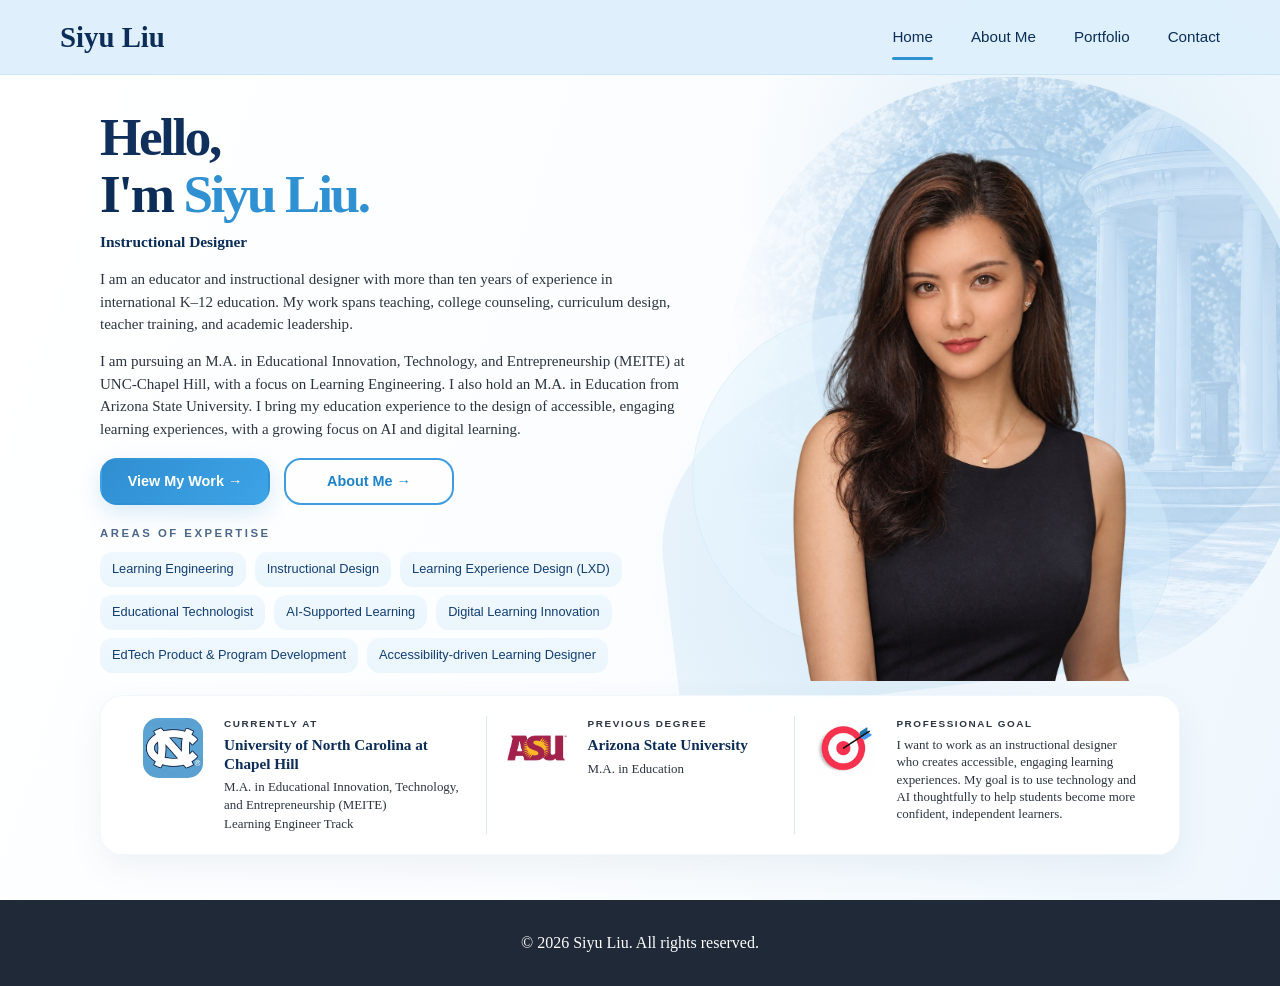
<file: index.html>
<!DOCTYPE html>
<html lang="en">
<head>
  <meta charset="UTF-8">
  <meta name="viewport" content="width=device-width, initial-scale=1.0">
  <title>Siyu Liu</title>
  <link rel="stylesheet" href="style.css?v=20260928-home-details">
</head>
<body class="home-page">
  <nav class="navbar">
    <div class="nav-container">
      <a href="index.html" class="nav-logo">Siyu Liu</a>
      <ul class="nav-menu">
        <li><a href="index.html" class="nav-link active">Home</a></li>
        <li><a href="about_me.html" class="nav-link">About Me</a></li>
        <li><a href="portfolio.html" class="nav-link">Portfolio</a></li>
        <li><a href="contact.html" class="nav-link">Contact</a></li>
      </ul>
    </div>
  </nav>

  <main class="homepage">
    <section class="home-hero">
      <div class="home-hero-grid">
        <div class="home-copy">
          <h1 class="home-title">
            <span class="hello-line">Hello,</span>
            <span class="name-line">I'm <span class="highlight">Siyu Liu.</span></span>
          </h1>

          <p class="home-subtitle">Instructional Designer</p>

          <div class="home-bio">
            <p>I am an educator and instructional designer with more than ten years of experience in international K–12 education. My work spans teaching, college counseling, curriculum design, teacher training, and academic leadership.</p>
            <p>I am pursuing an M.A. in Educational Innovation, Technology, and Entrepreneurship (MEITE) at UNC-Chapel Hill, with a focus on Learning Engineering. I also hold an M.A. in Education from Arizona State University. I bring my education experience to the design of accessible, engaging learning experiences, with a growing focus on AI and digital learning.</p>
          </div>

          <div class="home-buttons">
            <a href="portfolio.html" class="btn btn-primary">View My Work <span aria-hidden="true">→</span></a>
            <a href="about_me.html" class="btn btn-secondary">About Me <span aria-hidden="true">→</span></a>
          </div>

          <section class="expertise-section" aria-labelledby="expertise-title">
            <h2 id="expertise-title" class="section-eyebrow">AREAS OF EXPERTISE</h2>
            <div class="expertise-tags">
              <span class="expertise-pill"><span>Learning Engineering</span></span>
              <span class="expertise-pill"><span>Instructional Design</span></span>
              <span class="expertise-pill"><span>Learning Experience Design (LXD)</span></span>
              <span class="expertise-pill"><span>Educational Technologist</span></span>
              <span class="expertise-pill"><span>AI-Supported Learning</span></span>
              <span class="expertise-pill"><span>Digital Learning Innovation</span></span>
              <span class="expertise-pill"><span>EdTech Product &amp; Program Development</span></span>
              <span class="expertise-pill"><span>Accessibility-driven Learning Designer</span></span>
            </div>
          </section>
        </div>

        <div class="home-portrait">
          <div class="old-well-backdrop" aria-hidden="true"></div>
          <div class="portrait-orbit orbit-one" aria-hidden="true"></div>
          <div class="portrait-orbit orbit-two" aria-hidden="true"></div>
          <img class="home-portrait-image" src="images/homepage-portrait.png?v=20260928-transparent" alt="Portrait of Siyu Liu">
        </div>
      </div>
    </section>

    <section class="home-info-strip" aria-label="Education and professional goal">
      <div class="info-strip-card">
        <article class="info-column info-unc">
          <div class="info-logo-wrap unc-logo-wrap">
            <img class="info-logo unc-logo" src="images/unc-logo.webp?v=20260927-repair" alt="UNC Chapel Hill logo">
          </div>
          <div class="info-copy">
            <p class="info-label">CURRENTLY AT</p>
            <h2>University of North Carolina at Chapel Hill</h2>
            <p>M.A. in Educational Innovation, Technology, and Entrepreneurship (MEITE)</p>
            <p>Learning Engineer Track</p>
          </div>
        </article>

        <article class="info-column info-asu">
          <div class="info-logo-wrap asu-logo-wrap">
            <img class="info-logo asu-logo" src="images/asu-logo.png?v=20260928" alt="Arizona State University logo">
          </div>
          <div class="info-copy">
            <p class="info-label">PREVIOUS DEGREE</p>
            <h2>Arizona State University</h2>
            <p>M.A. in Education</p>
          </div>
        </article>

        <article class="info-column info-goal">
          <div class="goal-icon" aria-hidden="true"><img src="images/professional-goal.png?v=20260928" alt=""></div>
          <div class="info-copy">
            <p class="info-label">PROFESSIONAL GOAL</p>
            <p class="goal-text">I want to work as an instructional designer who creates accessible, engaging learning experiences. My goal is to use technology and AI thoughtfully to help students become more confident, independent learners.</p>
          </div>
        </article>
      </div>
    </section>
  </main>

  <footer class="footer">
    <div class="container">
      <p>&copy; 2026 Siyu Liu. All rights reserved.</p>
    </div>
  </footer>
</body>
</html>
</file>
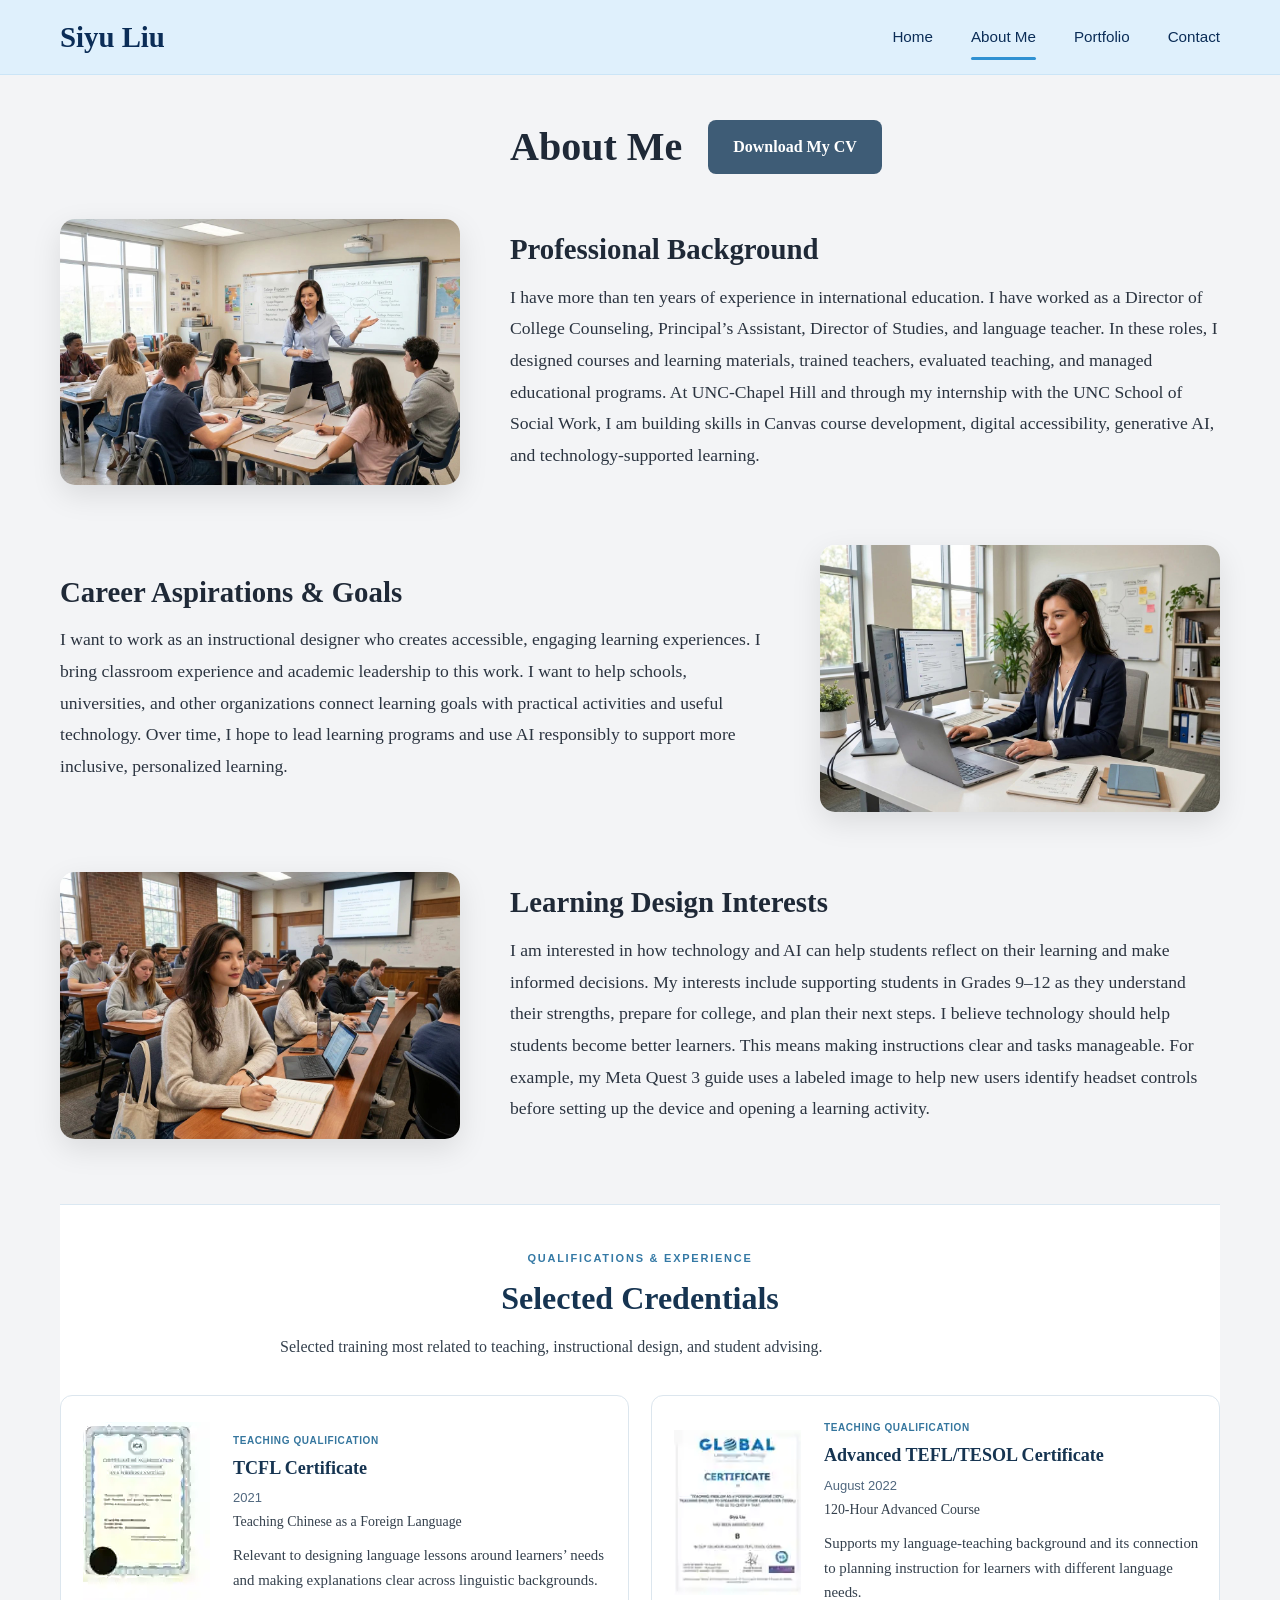
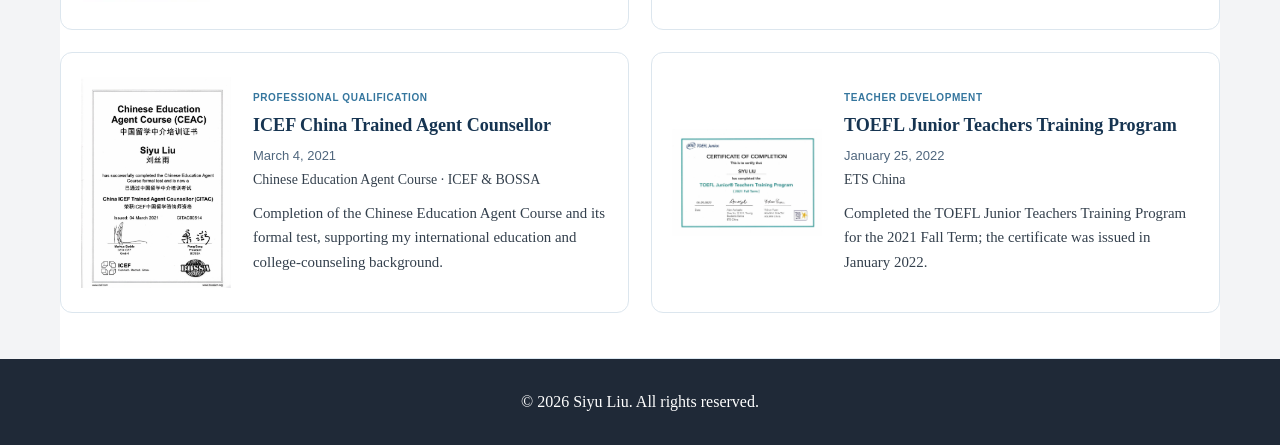
<file: about_me.html>
<!DOCTYPE html>
<html lang="en">
<head>
    <meta charset="UTF-8">
    <meta name="viewport" content="width=device-width, initial-scale=1.0">
    <title>About Me - Siyu Liu</title>
    <link rel="stylesheet" href="style.css?v=20260927-navsync">
    <style>
      .credentials-section{margin:80px 0 70px;padding:54px 20px 46px;border-radius:28px;background:linear-gradient(180deg,#fff 0%,#eef7fc 100%);overflow:hidden;box-shadow:0 14px 40px rgba(31,41,55,.08)}
      .credentials-heading{text-align:center;margin-bottom:8px;font-size:2rem;color:#1f2937}
      .credentials-kicker{text-align:center;color:#4B9CD3;font-weight:700;letter-spacing:.12em;text-transform:uppercase;font-size:.78rem;margin-bottom:6px}
      .credentials-subtitle{text-align:center;color:#6b7280;margin:0 auto 26px;max-width:680px}
      .coverflow{position:relative;height:470px;perspective:1500px;perspective-origin:50% 45%;touch-action:pan-y;user-select:none}
      .coverflow-track{position:absolute;inset:0;transform-style:preserve-3d}
      .certificate-card{position:absolute;left:50%;top:46%;width:320px;height:390px;margin:-195px 0 0 -160px;border:0;background:transparent;padding:0;cursor:pointer;transform-style:preserve-3d;transition:transform .72s cubic-bezier(.22,.72,.22,1),filter .72s ease,opacity .72s ease;will-change:transform,filter,opacity}
      .certificate-frame{width:100%;height:100%;padding:12px;border-radius:18px;background:#fff;box-shadow:0 22px 48px rgba(18,52,77,.18);display:flex;align-items:center;justify-content:center;overflow:hidden;border:1px solid rgba(75,156,211,.22)}
      .certificate-card img{width:100%;height:100%;object-fit:contain;border-radius:10px;background:#fff}
      .certificate-card.is-active .certificate-frame{box-shadow:0 28px 60px rgba(75,156,211,.32),0 0 0 2px rgba(75,156,211,.28)}
      .credentials-meta{text-align:center;min-height:86px;margin-top:4px}
      .credentials-year{display:inline-block;color:#fff;background:#4B9CD3;border-radius:999px;padding:4px 13px;font-size:.8rem;font-weight:700;margin-bottom:7px}
      .credentials-title{font-size:1.22rem;margin:0 0 3px;color:#1f2937}
      .credentials-org{margin:0;color:#6b7280;font-size:.96rem}
      .coverflow-controls{display:flex;align-items:center;justify-content:center;gap:18px;margin-top:14px}
      .coverflow-btn{width:44px;height:44px;border-radius:50%;border:1px solid rgba(75,156,211,.35);background:#fff;color:#285f84;font-size:1.35rem;cursor:pointer;box-shadow:0 7px 18px rgba(31,41,55,.08);transition:transform .2s ease,background .2s ease}
      .coverflow-btn:hover{transform:translateY(-2px);background:#eaf5fb}.coverflow-btn:focus-visible,.certificate-card:focus-visible{outline:3px solid #4B9CD3;outline-offset:4px}
      .coverflow-count{min-width:80px;text-align:center;color:#6b7280;font-variant-numeric:tabular-nums}
      @media(max-width:768px){.credentials-section{margin:55px -4px 45px;padding:38px 10px 34px;border-radius:20px}.coverflow{height:390px}.certificate-card{width:250px;height:310px;margin:-155px 0 0 -125px}.credentials-heading{font-size:1.65rem}.credentials-subtitle{font-size:.95rem;padding:0 12px}.credentials-title{font-size:1.08rem}}
      @media(prefers-reduced-motion:reduce){.certificate-card{transition:none!important}.coverflow-btn{transition:none!important}}
    
.selected-credentials{margin:65px 0 55px;padding:45px 0;background:#fff;border-top:1px solid #dbe8f2;border-bottom:1px solid #dbe8f2;scroll-margin-top:90px}
.selected-credentials-kicker{font:700 11px/1.5 Arial,sans-serif;letter-spacing:.16em;color:#3479a5;text-align:center;margin-bottom:12px}
.selected-credentials h3{font-size:2rem;line-height:1.25;color:#163451;text-align:center;margin-bottom:15px}
.selected-credentials-intro{max-width:720px;margin:0 auto 35px;text-align:center;color:#57697b;line-height:1.7;font-size:1rem}
.credential-grid{display:grid;grid-template-columns:repeat(2,minmax(0,1fr));gap:22px}
.credential-item{display:grid;grid-template-columns:130px minmax(0,1fr);align-items:center;gap:22px;padding:24px 20px;border:1px solid #dce6ee;border-radius:12px;background:#fff}
.credential-thumb{width:130px;min-height:180px;display:flex;justify-content:center;align-items:center}
.credential-thumb img{display:block;width:auto;height:auto;max-width:min(100%,var(--certificate-width,127px));max-height:180px;object-fit:contain}
.credential-type{font:700 10px/1.5 Arial,sans-serif;letter-spacing:.06em;text-transform:uppercase;color:#35769e;margin:0 0 8px}
.credential-details h4{font-size:1.13rem;line-height:1.35;color:#163451;margin:0 0 8px}
.credential-date{font:13px/1.5 Arial,sans-serif;color:#50677e;margin:0 0 5px}
.credential-provider{font-size:.87rem;line-height:1.5;color:#5c6a78;margin:0 0 10px}
.credential-connection{font-size:.93rem;line-height:1.65;color:#405873;margin:0}
@media(max-width:900px){.credential-grid{grid-template-columns:1fr}.credential-item{grid-template-columns:140px minmax(0,1fr)}}
@media(max-width:480px){.selected-credentials{padding:32px 0}.selected-credentials h3{font-size:1.65rem}.credential-item{grid-template-columns:1fr;padding:22px;gap:14px}.credential-thumb{margin:auto}.credential-details{min-width:0}}
.credential-original .credential-thumb{width:150px;min-height:200px}.credential-original{grid-template-columns:150px minmax(0,1fr)}.credential-original .credential-thumb a{display:block;cursor:zoom-in}.credential-original .credential-thumb img{max-width:150px;max-height:215px;width:auto;height:auto;transition:transform .2s ease}.credential-original .credential-thumb a:hover img{transform:scale(1.03)}.credential-original-link{display:inline-block;margin-top:12px;color:#1874b2;font:600 13px/1.5 Arial,sans-serif;text-decoration:underline;text-underline-offset:4px}.credential-original-link:focus-visible,.credential-thumb a:focus-visible{outline:3px solid #4b9cd3;outline-offset:4px}@media(max-width:480px){.credential-original{grid-template-columns:1fr}.credential-original .credential-thumb{margin:auto}}@media(prefers-reduced-motion:reduce){.credential-original .credential-thumb img{transition:none}}
.about-page-heading{display:grid;grid-template-columns:400px minmax(0,1fr);gap:50px;margin-bottom:45px}
.about-heading-row{grid-column:2;display:flex;align-items:center;flex-wrap:wrap;gap:18px 26px}
.about-heading-row .section-title{margin:0;text-align:left;white-space:nowrap}
.about-cv-link{padding:12px 23px;font-size:1rem;white-space:nowrap}
@media(max-width:768px){.about-page-heading{grid-template-columns:1fr;gap:0;margin-bottom:35px}.about-heading-row{grid-column:1;gap:16px 22px}.about-heading-row .section-title{font-size:2rem}}
.credential-original .credential-thumb,.credential-original .credential-thumb img{cursor:default}.credential-original .credential-thumb img{transform:none!important}</style>
</head>
<body>
    <nav class="navbar">
        <div class="nav-container">
            <a href="index.html" class="nav-logo">Siyu Liu</a>
            <ul class="nav-menu">
                <li><a href="index.html" class="nav-link">Home</a></li>
                <li><a href="about_me.html" class="nav-link active">About Me</a></li>
                <li><a href="portfolio.html" class="nav-link">Portfolio</a></li>
                <li><a href="contact.html" class="nav-link">Contact</a></li>
            </ul>
        </div>
    </nav>
    <section class="about-section">
        <div class="container">
        <header class="about-page-heading"><div class="about-heading-row"><h2 class="section-title">About Me</h2><a href="files/siyu-github-cv.pdf" class="btn btn-primary about-cv-link" download>Download My CV</a></div></header>
            <div class="about-block">
                <div class="about-content">
                    <div class="about-image"><img src="images/about-professional-background.jpg" alt="A teacher leads a high school class, pointing to a screen about learning design and global perspectives while students take notes and work on laptops."></div>
                    <div class="about-text"><h3>Professional Background</h3><p>I have more than ten years of experience in international education. I have worked as a Director of College Counseling, Principal’s Assistant, Director of Studies, and language teacher. In these roles, I designed courses and learning materials, trained teachers, evaluated teaching, and managed educational programs. At UNC-Chapel Hill and through my internship with the UNC School of Social Work, I am building skills in Canvas course development, digital accessibility, generative AI, and technology-supported learning.</p></div>
                </div>
            </div>
            <div class="about-block reverse">
                <div class="about-content">
                    <div class="about-image"><img src="images/about-career-aspirations.jpg" alt="An instructional designer works at a desk with a laptop and monitors showing an online course, with a learning design whiteboard behind her."></div>
                    <div class="about-text"><h3>Career Aspirations &amp; Goals</h3><p>I want to work as an instructional designer who creates accessible, engaging learning experiences. I bring classroom experience and academic leadership to this work. I want to help schools, universities, and other organizations connect learning goals with practical activities and useful technology. Over time, I hope to lead learning programs and use AI responsibly to support more inclusive, personalized learning.</p></div>
                </div>
            </div>
            <div class="about-block">
                <div class="about-content">
                    <div class="about-image"><img src="images/about-learning-design-interests.jpg" alt="A student takes notes in a university lecture hall while classmates work on laptops and the instructor presents slides."></div>
                    <div class="about-text"><h3>Learning Design Interests</h3><p>I am interested in how technology and AI can help students reflect on their learning and make informed decisions. My interests include supporting students in Grades 9–12 as they understand their strengths, prepare for college, and plan their next steps. I believe technology should help students become better learners. This means making instructions clear and tasks manageable. For example, my Meta Quest 3 guide uses a labeled image to help new users identify headset controls before setting up the device and opening a learning activity.</p></div>
                </div>
            </div>
            <section class="selected-credentials" aria-labelledby="selected-credentials-title"><p class="selected-credentials-kicker">QUALIFICATIONS &amp; EXPERIENCE</p><h3 id="selected-credentials-title">Selected Credentials</h3><p class="selected-credentials-intro">Selected training most related to teaching, instructional design, and student advising.</p><div class="credential-grid"><article class="credential-item"><div class="credential-thumb"><img src="[data-uri]" alt="TCFL Certificate, 2021" loading="lazy"></div><div class="credential-details"><p class="credential-type">Teaching qualification</p><h4>TCFL Certificate</h4><p class="credential-date">2021</p><p class="credential-provider">Teaching Chinese as a Foreign Language</p><p class="credential-connection">Relevant to designing language lessons around learners’ needs and making explanations clear across linguistic backgrounds.</p></div></article><article class="credential-item"><div class="credential-thumb"><img src="[data-uri]" alt="Advanced TEFL/TESOL Certificate, Aug 2022" loading="lazy"></div><div class="credential-details"><p class="credential-type">Teaching qualification</p><h4>Advanced TEFL/TESOL Certificate</h4><p class="credential-date">August 2022</p><p class="credential-provider">120-Hour Advanced Course</p><p class="credential-connection">Supports my language-teaching background and its connection to planning instruction for learners with different language needs.</p></div></article><article class="credential-item credential-original"><div class="credential-thumb"><img src="images/credentials/icef-2021.jpg" alt="ICEF China Trained Agent Counsellor certificate" loading="lazy"></div><div class="credential-details"><p class="credential-type">Professional qualification</p><h4>ICEF China Trained Agent Counsellor</h4><p class="credential-date">March 4, 2021</p><p class="credential-provider">Chinese Education Agent Course · ICEF & BOSSA</p><p class="credential-connection">Completion of the Chinese Education Agent Course and its formal test, supporting my international education and college-counseling background.</p></div></article><article class="credential-item credential-original"><div class="credential-thumb"><img src="images/credentials/toefl-junior.jpg" alt="TOEFL Junior Teachers Training Program certificate" loading="lazy"></div><div class="credential-details"><p class="credential-type">Teacher development</p><h4>TOEFL Junior Teachers Training Program</h4><p class="credential-date">January 25, 2022</p><p class="credential-provider">ETS China</p><p class="credential-connection">Completed the TOEFL Junior Teachers Training Program for the 2021 Fall Term; the certificate was issued in January 2022.</p></div></article></div></section>
            
        </div>
    </section>
    <footer class="footer"><div class="container"><p>&copy; 2026 Siyu Liu. All rights reserved.</p></div></footer>
    
</body>
</html>
</file>
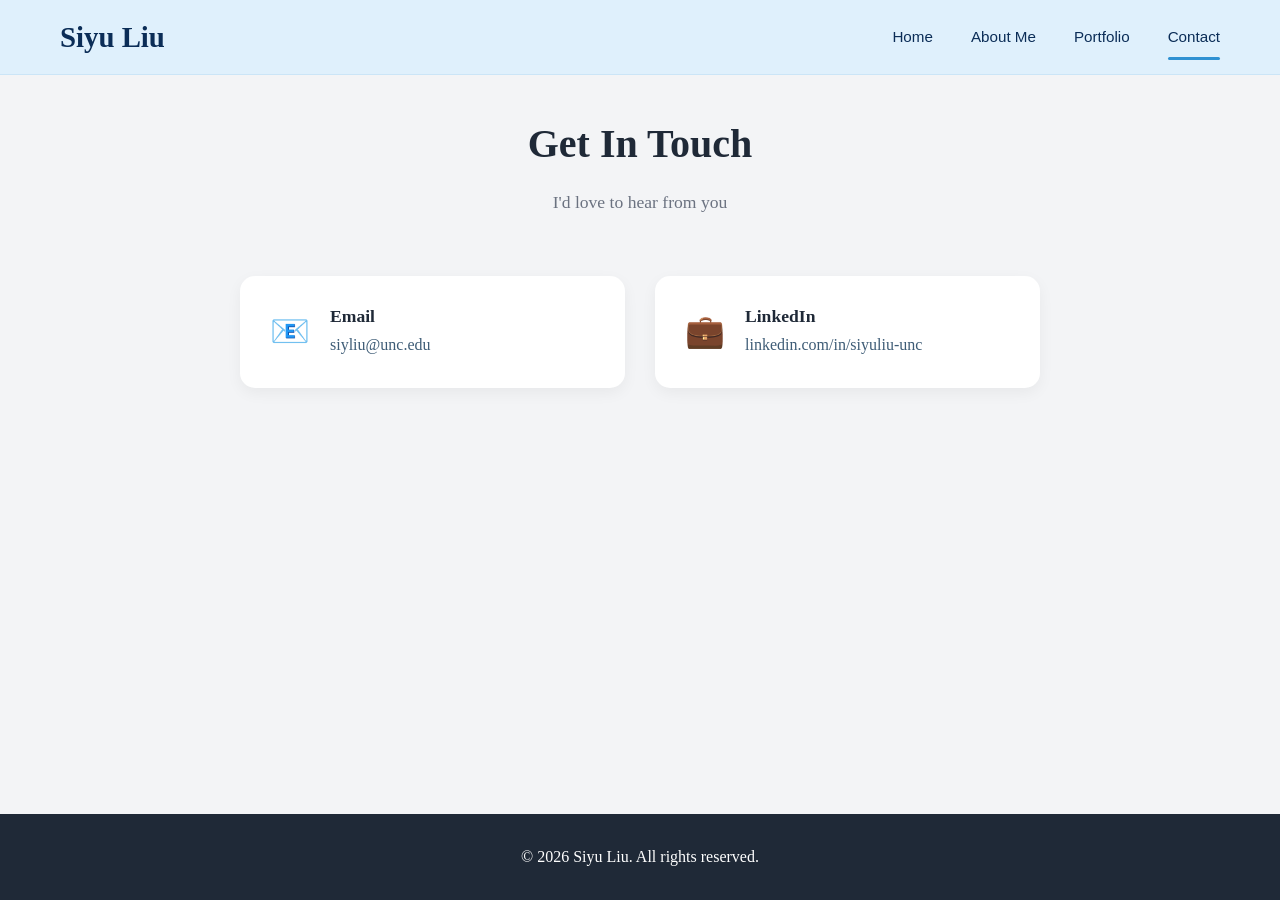
<file: contact.html>
<!DOCTYPE html>
<html lang="en">
<head>
    <meta charset="UTF-8">
    <meta name="viewport" content="width=device-width, initial-scale=1.0">
    <title>Contact - Siyu Liu</title>
    <link rel="stylesheet" href="style.css?v=20260927-navsync">
</head>
<body>
    <!-- ============================================ -->
    <!-- NAVIGATION BAR -->
    <!-- ============================================ -->
    <nav class="navbar">
        <div class="nav-container">
            <a href="index.html" class="nav-logo">Siyu Liu</a>
            <ul class="nav-menu">
                <li><a href="index.html" class="nav-link">Home</a></li>
                <li><a href="about_me.html" class="nav-link">About Me</a></li>
                <li><a href="portfolio.html" class="nav-link">Portfolio</a></li>
                <li><a href="contact.html" class="nav-link active">Contact</a></li>
            </ul>
        </div>
    </nav>

    <!-- ============================================ -->
    <!-- CONTACT SECTION -->
    <!-- ============================================ -->
    <section class="contact-section">
        <div class="container">
            <h2 class="section-title">Get In Touch</h2>
            <p class="section-subtitle">I'd love to hear from you</p>
            
            <div class="contact-content">
                <div class="contact-info">
                    
                    <!-- ============================================ -->
                    <!-- EMAIL                                       -->
                    <!-- ============================================ -->
                    <div class="contact-item">
                        <div class="contact-icon">📧</div>
                        <div>
                            <h3>Email</h3>
                            <a href="mailto:siyliu@unc.edu">siyliu@unc.edu</a>
                        </div>
                    </div>
                    
                    <!-- ============================================ -->
                    <!-- LINKEDIN                                    -->
                    <!-- ============================================ -->
                    <div class="contact-item">
                        <div class="contact-icon">💼</div>
                        <div>
                            <h3>LinkedIn</h3>
                            <a href="https://www.linkedin.com/in/siyuliu-unc/" target="_blank" rel="noopener noreferrer">linkedin.com/in/siyuliu-unc</a>
                        </div>
                    </div>
</div>
            </div>
        </div>
    </section>

    <!-- ============================================ -->
    <!-- FOOTER -->
    <!-- ============================================ -->
    <footer class="footer">
        <div class="container">
            <p>&copy; 2026 Siyu Liu. All rights reserved.</p>
        </div>
    </footer>

</body>
</html>
</file>
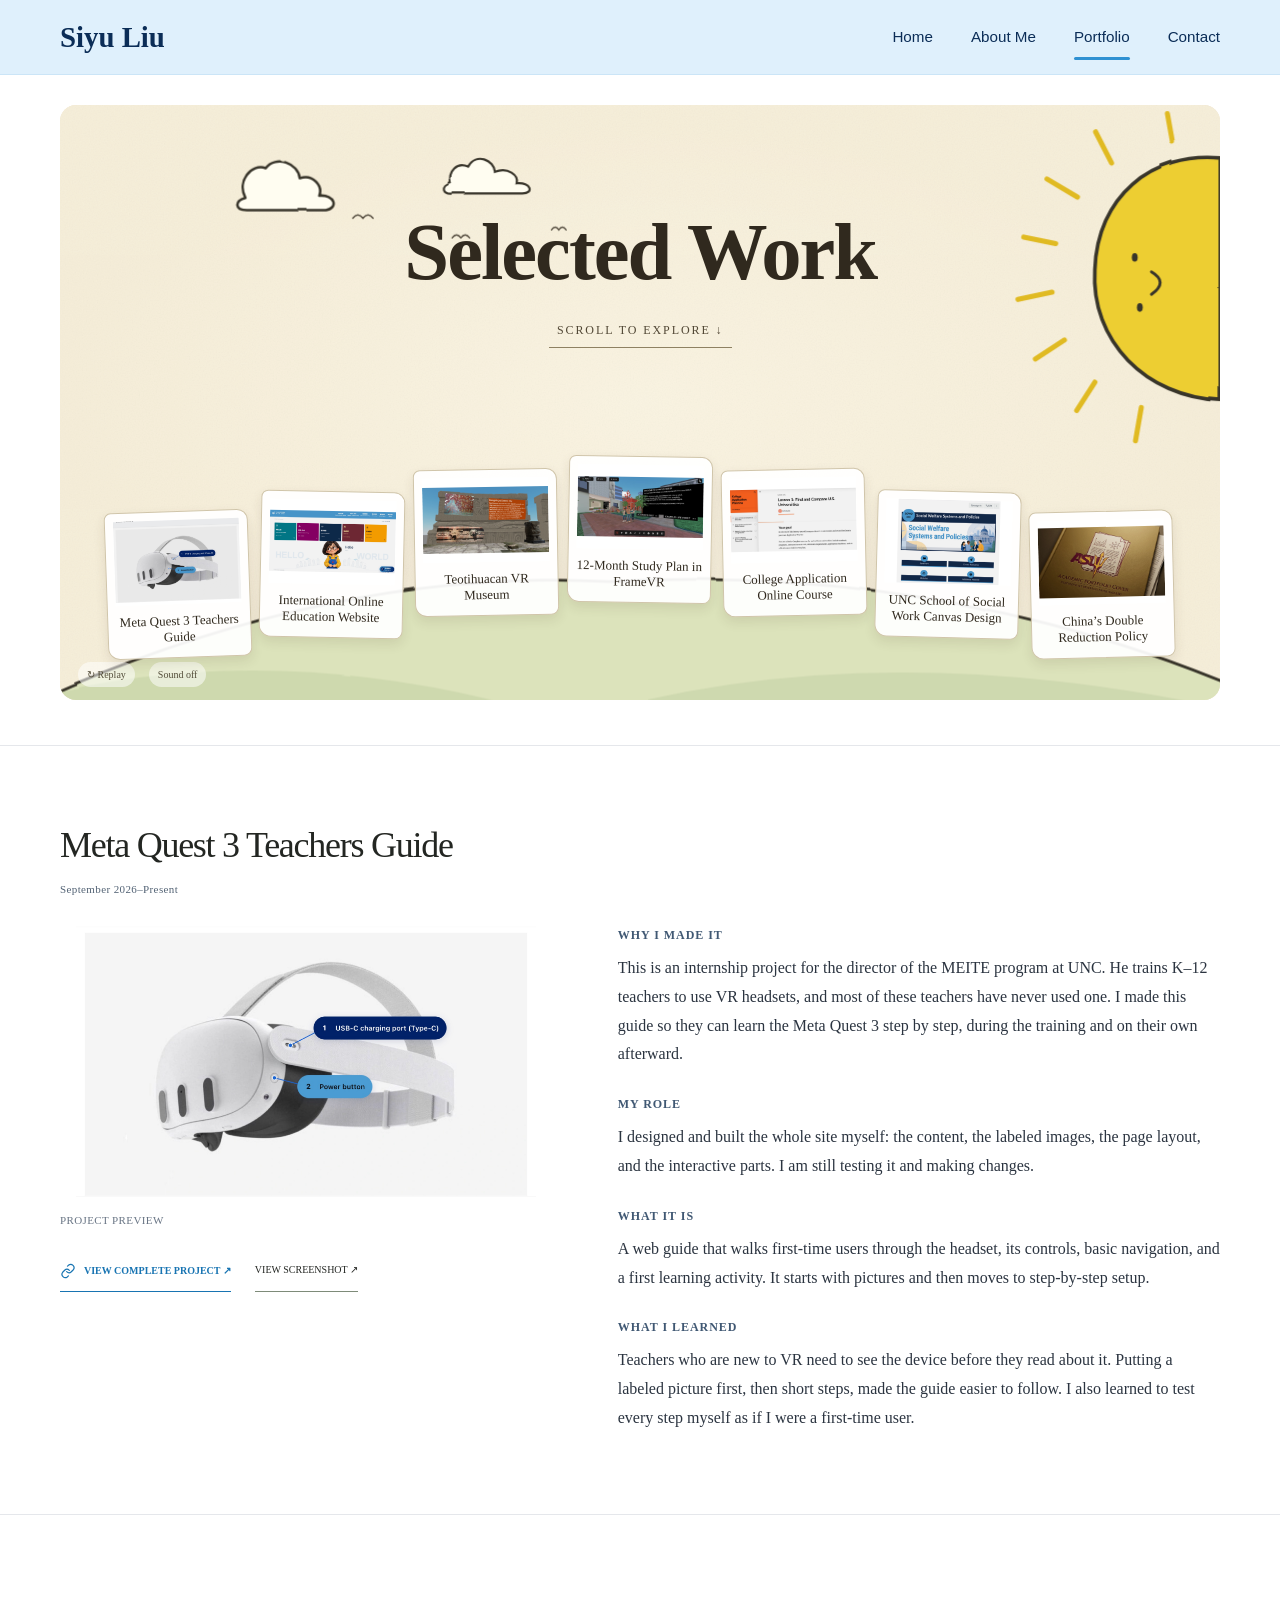
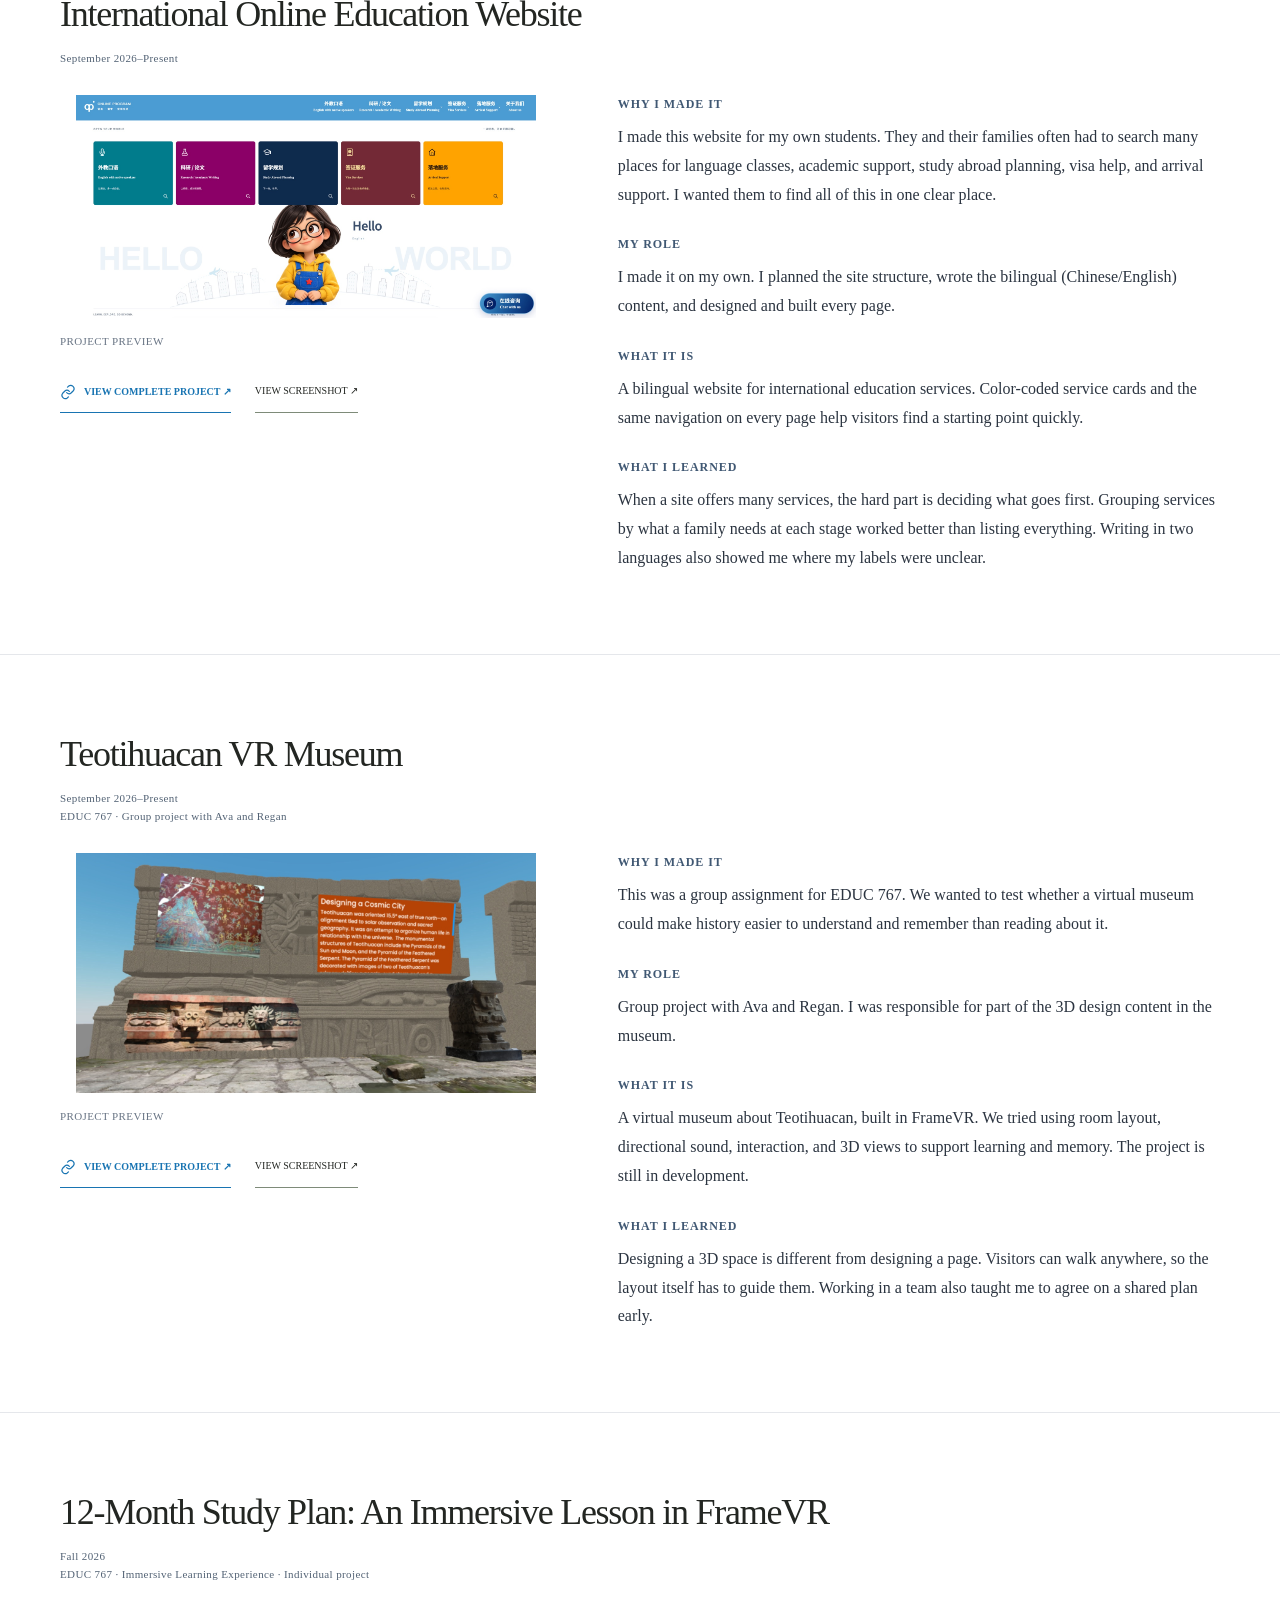
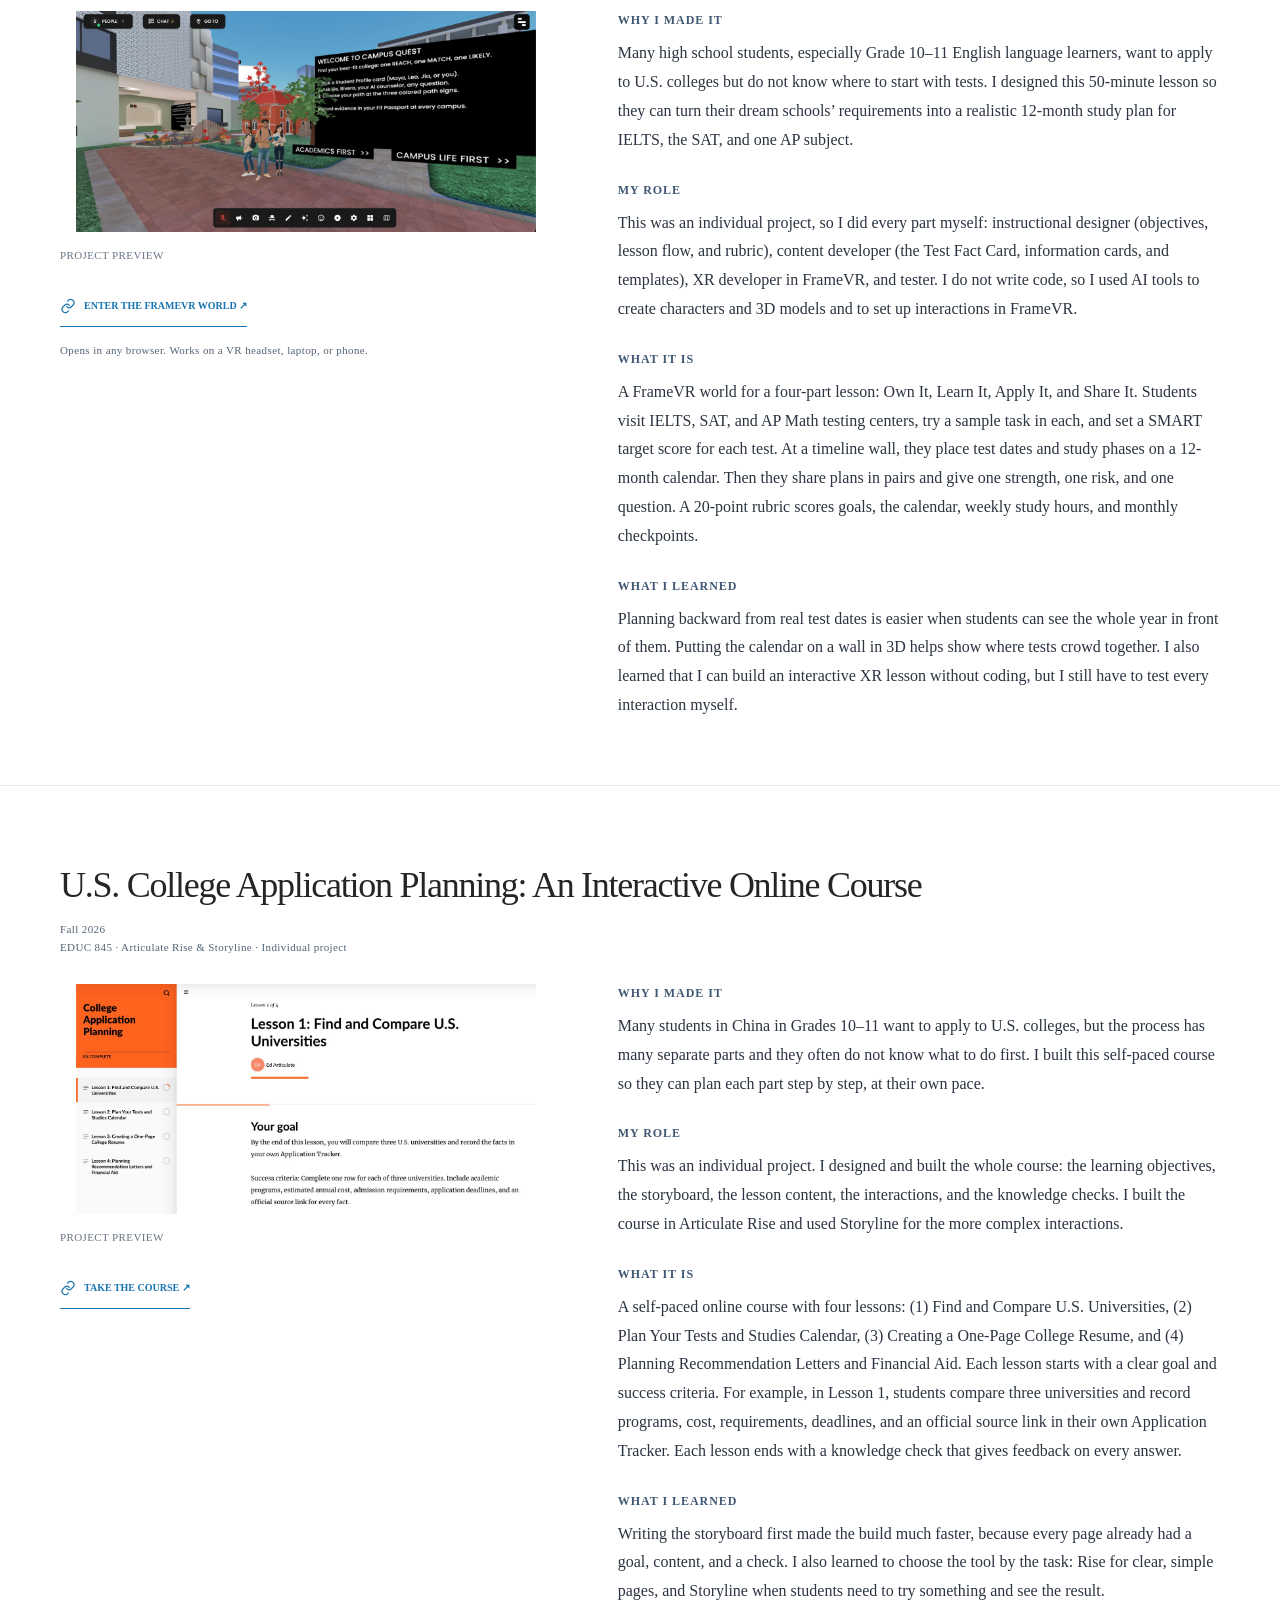
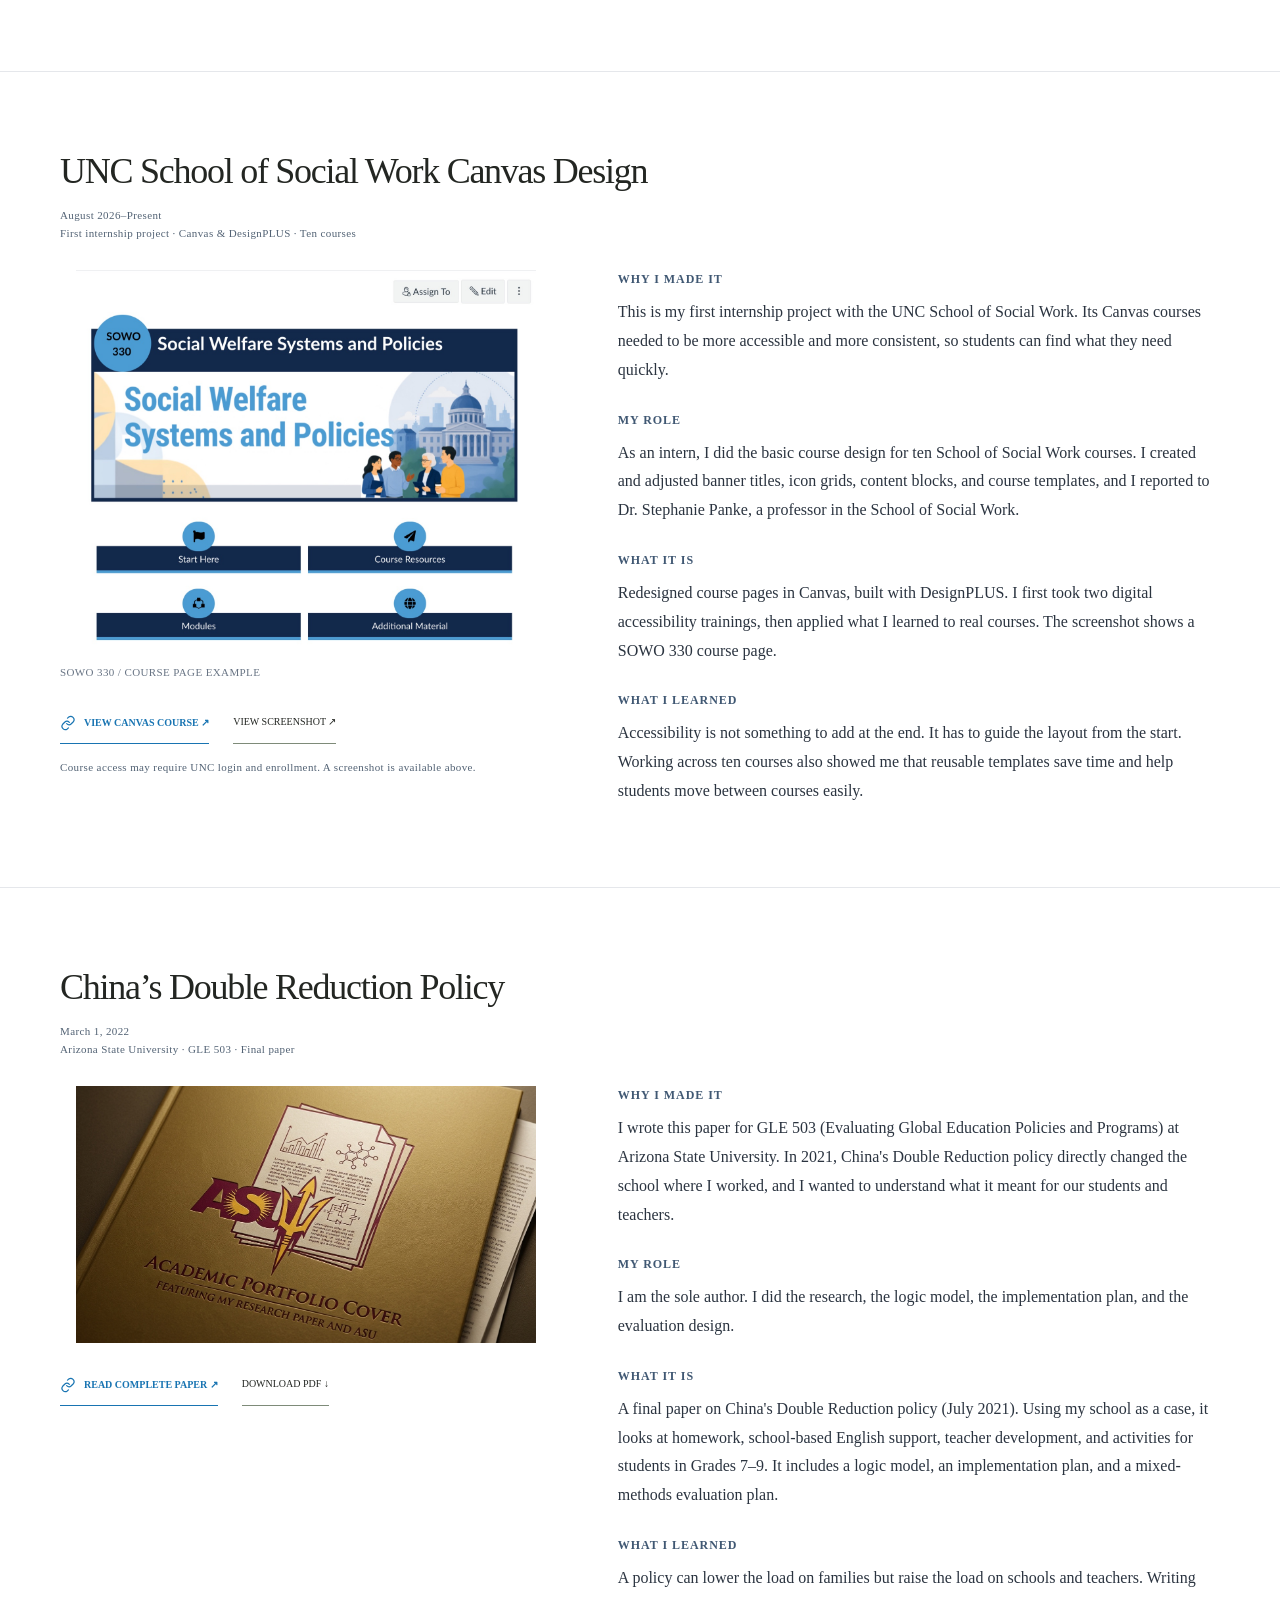
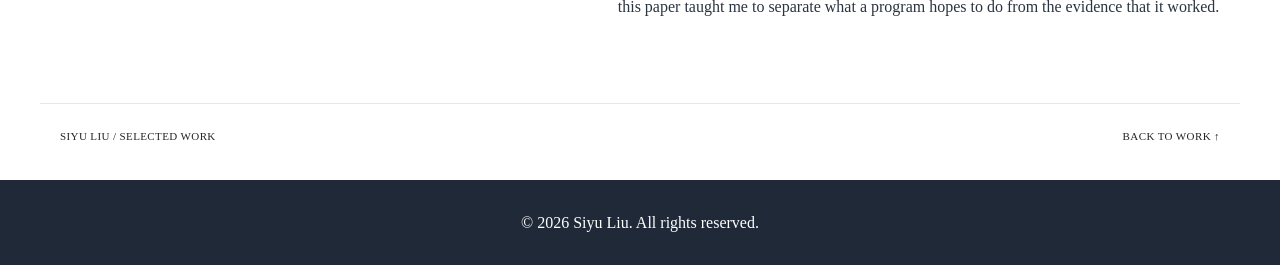
<file: portfolio.html>
<!DOCTYPE html><html lang="en"><head><meta charset="UTF-8"><meta name="viewport" content="width=device-width,initial-scale=1"><meta name="description" content="Selected learning experiences, digital products, and future explorations by Siyu Liu."><title>Portfolio - Siyu Liu</title><link rel="stylesheet" href="style.css?v=20260927-navsync"><style>:root{--paper:#e8e8e3;--ink:#232622;--muted:#777c75;--line:#cbd0c7;--accent:#426658}*{box-sizing:border-box}html{scroll-behavior:smooth}body.portfolio-page{margin:0;background:var(--paper);color:var(--ink);font-family:Arial,Helvetica,sans-serif}a{color:inherit}a:focus-visible,button:focus-visible{outline:2px solid var(--accent);outline-offset:5px}.skip-link{position:fixed;top:-100px;z-index:2000;background:white;padding:12px}.skip-link:focus{top:10px}.portfolio-page section{padding:0;scroll-margin-top:76px}.mono{font:11px/1.65 ui-monospace,SFMono-Regular,Consolas,monospace;letter-spacing:.035em}.section-top{display:flex;justify-content:space-between;align-items:center;gap:20px;padding:24px 0}.section-top .pill{border:1px solid var(--line);border-radius:30px;padding:5px 13px}.folio-wrap{width:92%;max-width:1600px;margin:auto}.folio-heading{font-size:clamp(24px,3vw,42px);font-weight:500;letter-spacing:-.05em;margin:0}.index-section{height:360vh;position:relative;margin-top:76px}.index-stage{position:sticky;top:76px;height:calc(100svh - 76px);min-height:550px;display:flex;flex-direction:column}.index-body{flex:1;display:grid;grid-template-columns:1.4fr 1fr;gap:10%;align-items:center;padding:30px 0 40px}.index-intro{max-width:245px;color:#686f65;margin:0 0 30px}.work-list{border-left:1px solid var(--line)}.work-link{display:flex;align-items:center;justify-content:space-between;text-decoration:none;border-left:2px solid transparent;margin-left:-1px;padding:12px 0 12px 24px;color:#72776e;transition:color .35s,border-color .35s;gap:16px}.work-link .name{font-size:clamp(24px,2.8vw,47px);letter-spacing:-.055em;line-height:1.14}.work-link .mono{font-size:10px}.work-link.active{color:var(--ink);border-color:var(--accent)}.work-link:hover{color:var(--ink)}.index-preview{min-width:0}.preview-frame{position:relative;aspect-ratio:1/1.06;border:7px solid #dedfd8;box-shadow:0 22px 30px -20px #303a3333;border-radius:30px;overflow:hidden;background:#f5f5f1}.preview-slide{position:absolute;inset:0;opacity:0;transform:translateY(25px);transition:opacity .5s,transform .7s;display:flex;align-items:center;justify-content:center;pointer-events:none}.preview-slide.active{opacity:1;transform:translateY(0);pointer-events:auto}.preview-slide img{width:100%;height:100%;object-fit:contain;background:#f3f4f5}.preview-slide.product img{object-fit:contain;background:#fff}.preview-type{padding:32px;width:100%;height:100%;display:flex;flex-direction:column;justify-content:space-between;background:#dbe3dc;color:#40574a}.preview-type strong{font-size:clamp(40px,5vw,78px);font-weight:400;line-height:1;letter-spacing:-.06em}.preview-type.data{background:#d6dfe2;color:#284a59}.preview-meta{display:grid;grid-template-columns:1fr 1fr;gap:20px;padding:18px 7px}.preview-meta dt{color:#72786e;margin-bottom:5px}.preview-meta dd{font-size:13px;margin:0;line-height:1.5}.scroll-cue{color:#596153;padding-bottom:18px}.course-section{height:200vh;background:#dce4dc;position:relative}.course-stage{position:sticky;top:76px;min-height:calc(100svh - 76px);display:grid;grid-template-columns:.85fr 1.3fr;align-items:center;gap:9%;padding:65px 0}.big-title{font-size:clamp(42px,5.8vw,88px);font-weight:400;letter-spacing:-.065em;line-height:1.04;margin:24px 0}.body-copy{font-size:16px;line-height:1.8;max-width:500px;color:#4d5a4d}.course-media{position:relative;transform:translateY(calc((1 - var(--course,0)) * 45px)) rotate(calc((1 - var(--course,0)) * 3deg));transition:transform .12s linear}.image-shell{padding:12px;border:1px solid #c5cfc1;border-radius:28px;background:#eaf0e7;box-shadow:0 24px 60px #39493614}.image-shell img{width:100%;height:auto;border-radius:18px}.text-link{display:inline-block;font:12px/1.4 ui-monospace,monospace;padding:12px 0;margin-top:15px;border-bottom:1px solid #7e8b79;text-decoration:none}.tags{list-style:none;padding:0;display:flex;flex-wrap:wrap;gap:8px;margin:24px 0}.tags li{font:10px/1.4 ui-monospace,monospace;border:1px solid #b7c4b3;padding:6px 10px;border-radius:30px}.product-section{background:#172d38;color:#edf1eb;overflow:clip}.product-section .section-top{border-bottom:1px solid #ffffff30}.product-heading{display:flex;align-items:end;justify-content:space-between;gap:30px;padding:45px 0}.product-heading p{max-width:240px;color:#c0cbd0}.product-title{font-size:clamp(48px,9vw,140px);font-weight:400;letter-spacing:-.07em;line-height:.95;margin:0}.product-image{width:100%;border:8px solid #53636b;border-radius:26px;overflow:hidden;transform:scale(calc(.9 + var(--product,0)*.1));transform-origin:center;transition:transform .1s linear;background:white}.product-image img{width:100%;display:block}.product-bottom{display:grid;grid-template-columns:1fr 1.3fr;gap:10%;padding:42px 0 85px}.product-bottom h3{font-weight:400;font-size:27px;letter-spacing:-.03em}.product-bottom .body-copy{color:#ced7da}.product-section .text-link{border-color:#9aafb5}.research-section{background:#e6dfd5;overflow:clip}.research-stage{padding:55px 0 80px}.research-title{font-weight:400;font-size:clamp(58px,12vw,190px);letter-spacing:-.075em;line-height:.9;margin:35px 0}.research-title span{display:block;color:#88715f;margin-left:14%}.research-bottom{display:flex;justify-content:space-between;align-items:end;gap:30px;margin:55px 0 0}.research-bottom p{max-width:320px;font-size:17px;line-height:1.7}.coming{display:inline-block;border:1px solid currentColor;border-radius:30px;padding:7px 13px;font:11px/1.4 ui-monospace,monospace}.research-marquee{display:flex;gap:35px;white-space:nowrap;color:#665a50;font-size:clamp(23px,4vw,50px);letter-spacing:-.04em;border-top:1px solid #c8bbae;border-bottom:1px solid #c8bbae;padding:22px 0;transform:translateX(calc(var(--research,0)*-150px));width:max-content;margin-top:60px}.data-section{background:#d8e1e4;min-height:80svh}.data-body{display:grid;grid-template-columns:1.3fr .7fr;gap:10%;padding:45px 0 85px;align-items:end}.data-title{font-size:clamp(58px,9vw,145px);font-weight:400;letter-spacing:-.075em;line-height:.93;margin:28px 0}.data-title em{font-family:Georgia,serif;font-weight:400}.data-note{border-top:1px solid #8fa6ae;padding-top:25px}.data-note p{font-size:17px;line-height:1.8;max-width:320px;margin:20px 0}.folio-end{display:flex;justify-content:space-between;gap:20px;border-top:1px solid #9eb0b6;padding:23px 0 35px}.portfolio-page .nav-menu{font-family:Arial,sans-serif}
@media(max-width:900px){.index-body{gap:5%;grid-template-columns:1.15fr 1fr}.work-link{padding:13px 0 13px 14px}.work-link .name{font-size:26px}.work-link .mono{display:none}.course-stage{gap:5%}.body-copy{font-size:15px}}
@media(max-width:650px){.portfolio-page .nav-container{padding:14px 12px;gap:10px;flex-wrap:wrap}.portfolio-page .nav-logo{font-size:20px}.portfolio-page .nav-menu{gap:12px;font-size:12px}.index-section{margin-top:70px;height:300vh}.index-stage{top:70px;height:calc(100svh - 70px);min-height:650px}.section-top{padding:17px 0;gap:10px}.section-top .pill{font-size:9px}.index-body{display:flex;flex-direction:column;justify-content:center;gap:18px;padding:8px 0}.index-left,.index-preview{width:100%}.index-intro{max-width:none;margin:0 0 12px;font-size:10px}.work-link{padding:6px 0 6px 12px}.work-link .name{font-size:23px}.work-link .mono{display:block;font-size:9px}.preview-frame{height:230px;aspect-ratio:auto;border-width:5px;border-radius:20px}.preview-type strong{font-size:42px}.preview-type{padding:20px}.preview-meta{padding:10px 4px;gap:12px}.preview-meta dt{font-size:9px}.preview-meta dd{font-size:11px}.scroll-cue{font-size:9px;padding-bottom:10px}.course-section{height:auto}.course-stage{position:relative;top:auto;grid-template-columns:1fr;padding:50px 0;gap:35px;min-height:0}.course-media{transform:none}.big-title{font-size:49px}.product-heading{display:block;padding:35px 0}.product-heading p{max-width:300px;margin-top:22px}.product-bottom,.data-body{grid-template-columns:1fr;gap:25px;padding:25px 0 55px}.product-image{border-width:5px;border-radius:15px}.product-title{font-size:65px}.research-title{font-size:66px}.research-title span{margin-left:5%}.research-bottom{display:block;margin-top:35px}.research-bottom p{margin-top:25px}.research-stage{padding:20px 0 45px}.data-title{font-size:65px}.folio-end{font-size:10px}}
@media(prefers-reduced-motion:reduce){html{scroll-behavior:auto}*,*::before,*::after{transition:none!important;animation:none!important}.course-media,.product-image,.research-marquee{transform:none}.index-section{height:auto}.index-stage{position:relative;top:0;height:auto;min-height:0}.index-body{padding:25px 0}.course-section{height:auto}.course-stage{position:relative;top:0}.preview-slide{transform:none}}

/* Refined project overview */
:root{--paper:#fff}
.visually-hidden{position:absolute;width:1px;height:1px;padding:0;margin:-1px;overflow:hidden;clip:rect(0,0,0,0);white-space:nowrap;border:0}
.index-section{background:#fff;height:220vh}
.index-body{padding:35px 0;grid-template-columns:1.3fr 1.2fr;gap:7%}
.work-link{padding-top:22px;padding-bottom:22px}
.work-link .name{font-size:clamp(25px,3vw,47px);line-height:1.15}
.preview-frame{border:0;border-radius:0;box-shadow:none;background:transparent;aspect-ratio:1.25}
.preview-slide img,.preview-slide.product img{height:auto;max-height:100%;object-fit:contain;background:transparent}
.preview-meta{padding-left:0;padding-right:0}
@media(max-width:650px){.index-section{height:200vh}.index-stage{min-height:600px}.index-body{gap:30px;padding:25px 0}.work-link{padding-top:12px;padding-bottom:12px}.work-link .name{font-size:26px}.preview-frame{height:260px;aspect-ratio:auto;border:0;border-radius:0}.preview-meta{padding-top:15px}}
@media(prefers-reduced-motion:reduce){.index-section{height:auto}}
.artifact-label{font:600 12px/1.5 Arial,sans-serif;letter-spacing:.08em;text-transform:uppercase;margin:25px 0 9px}.artifact-date{margin:16px 0;color:inherit}.artifact-introduction,.artifact-conclusion{margin:0 0 16px}.course-section{height:auto}.course-stage{position:relative;top:auto;padding-top:65px;padding-bottom:65px;align-items:start}.course-stage .big-title{font-size:clamp(40px,4.6vw,65px)}.course-media{position:sticky;top:110px;transform:none;margin:70px 0 0}.artifact-open{font-weight:700}.product-bottom{align-items:start}.product-bottom .body-copy{max-width:none}@media(max-width:650px){.course-media{position:static;margin:0}.course-stage{padding-top:45px;padding-bottom:45px}.course-stage .big-title{font-size:45px}}

/* Consistent white canvas and page margins. */
.portfolio-page{background:#fff;color:#232622}
.folio-wrap{width:100%;max-width:1200px;padding-left:20px;padding-right:20px;margin-left:auto;margin-right:auto}
.portfolio-page section,.research-section,.data-section{background:#fff;color:#232622}
.index-section{height:190vh}
.index-body{grid-template-columns:1fr 1fr;gap:65px}
.work-link .name{font-size:clamp(23px,2.3vw,32px);letter-spacing:-.035em;line-height:1.25}
.work-link{padding:18px 0 18px 20px}
.preview-frame{aspect-ratio:1.45;max-width:500px;margin:auto;overflow:hidden}
.preview-slide .quest-crop{width:100%}
.quest-crop{overflow:hidden;background:transparent}
.quest-crop img{display:block;width:100%;height:auto;max-height:none;margin-top:-9%;object-fit:contain}
.preview-slide .quest-crop img{height:auto;max-height:none}
.preview-meta{max-width:500px;margin:0 auto;padding-top:18px}
.artifact-section{padding:65px 0!important;border-top:1px solid #e5e7eb;scroll-margin-top:80px}
.artifact-grid{display:grid;grid-template-columns:minmax(0,.9fr) minmax(0,1.1fr);column-gap:65px;row-gap:28px;align-items:start}
.artifact-header{grid-column:1/-1}
.artifact-header h2{font-size:clamp(25px,3vw,36px);font-weight:500;letter-spacing:-.035em;line-height:1.25;margin:12px 0}
.artifact-header .mono{color:#526274}
.artifact-date{margin:12px 0 0}
.artifact-visual{min-width:0}
.artifact-visual figure{margin:0}
.artifact-visual img{width:100%;height:auto;display:block;border:0;border-radius:0;box-shadow:none}
.artifact-image,.artifact-visual .quest-crop{max-width:460px;margin:0 auto}
.artifact-visual figcaption{margin-top:14px;color:#687484}
.artifact-actions{display:flex;flex-wrap:wrap;gap:8px 24px;margin-top:7px}
.artifact-actions .text-link{font-size:10px}
.artifact-writing{min-width:0}
.artifact-writing .artifact-label{margin:0 0 10px;color:#405873;font-size:12px}
.artifact-writing .artifact-label:not(:first-child){margin-top:26px}
.artifact-writing .body-copy{color:#4d5968;font-size:16px;line-height:1.8;max-width:none}
.research-section,.data-section{border-top:1px solid #e5e7eb;min-height:0}
.research-stage{padding:25px 0 45px}
.research-title,.data-title{font-size:clamp(30px,4vw,48px);line-height:1.15;margin:20px 0;letter-spacing:-.04em}
.research-title span{margin-left:0;color:#405873}
.research-bottom{margin-top:25px;align-items:start}
.research-marquee{display:none}
.data-body{padding:20px 0 45px}
.folio-end{border-color:#e5e7eb}

@media(max-width:800px){.index-body{gap:30px}.artifact-grid{column-gap:30px}}
@media(max-width:650px){.index-body{display:flex;gap:35px}.work-link .name{font-size:24px}.preview-frame{height:240px;max-width:460px}.artifact-section{padding:40px 0!important}.artifact-grid{grid-template-columns:1fr;gap:24px}.artifact-header{grid-column:auto}.artifact-visual{max-width:440px;width:100%;margin:auto}.artifact-writing .body-copy{font-size:15px}.folio-wrap{padding-left:24px;padding-right:24px}.index-stage{min-height:600px}.data-body{gap:20px}}
@media(prefers-reduced-motion:reduce){.index-section{height:auto}}
.artifact-actions .artifact-open{display:inline-flex;align-items:center;gap:8px;color:#1874b2;border-bottom-color:#1874b2}.artifact-actions .artifact-open:hover{color:#105581;border-bottom-color:#105581}.project-link-icon{flex:0 0 16px;animation:project-link-bounce 1.8s ease-in-out infinite}@keyframes project-link-bounce{0%,55%,100%{transform:translateY(0)}70%{transform:translateY(-4px)}85%{transform:translateY(-1px)}}@media(prefers-reduced-motion:reduce){.project-link-icon{animation:none}}
.preview-slide[data-slide="3"] img{max-height:100%;width:auto;max-width:100%;height:auto}.index-section{height:240vh}@media(max-width:650px){.work-link .name{font-size:21px}.work-link{padding-top:10px;padding-bottom:10px}.index-body{gap:24px}.preview-frame{height:220px}}@media(prefers-reduced-motion:reduce){.index-section{height:auto}}.paper-preview{max-width:320px!important}.preview-slide[data-slide="4"] img{width:auto;height:auto;max-height:100%;max-width:100%}.policy-sources{margin-top:18px;line-height:1.8}.policy-sources a{color:#1874b2;text-decoration:underline}.index-section{height:280vh}@media(max-width:650px){.index-stage{min-height:710px}.work-link .name{font-size:20px}.preview-frame{height:190px}.index-body{gap:20px}}@media(prefers-reduced-motion:reduce){.index-section{height:auto}}
.sketch-hero{padding-top:105px;padding-bottom:0}.sketch-scene{position:relative;aspect-ratio:1600/820;overflow:hidden;border-radius:16px;background:#f6efdf;isolation:isolate}.sketch-art{display:block;width:100%;height:100%}.sketch-copy{position:absolute;inset:31% 8% auto;text-align:center;color:#30291e}.sketch-kicker{font-family:"Chalkboard SE","Comic Sans MS",cursive;font-size:clamp(16px,2.2vw,30px);margin:0 0 8px}.sketch-copy h1{font-family:"Chalkboard SE","Comic Sans MS",cursive;font-size:clamp(38px,7.4vw,104px);font-weight:700;line-height:1.15;letter-spacing:-.035em;margin:0}.sketch-scroll{display:inline-block;margin-top:30px;font:12px/1.5 ui-monospace,monospace;letter-spacing:.16em;color:#514735;border-bottom:1px solid #8e8162;padding:8px;text-decoration:none}.sketch-controls{position:absolute;bottom:13px;left:18px;display:flex;gap:14px}.sketch-controls button{font:10px/1.5 Arial,sans-serif;border:0;background:#fff8;color:#554e3b;padding:5px 9px;border-radius:20px;cursor:pointer}.index-section{margin-top:0}.sketch-cloud,.sketch-sun,.sketch-hills,.sketch-birds,.sketch-copy{transform-box:fill-box;transform-origin:center}.sketch-scroll:focus-visible,.sketch-controls button:focus-visible{outline:3px solid #1874b2;outline-offset:4px}
@media(max-width:650px){.sketch-hero{padding-top:90px}.sketch-scene{aspect-ratio:1.18;border-radius:12px}.sketch-art{position:absolute;width:165%;height:100%;left:-32%}.sketch-copy{inset:33% 4% auto}.sketch-kicker{font-size:17px}.sketch-copy h1{font-size:42px}.sketch-scroll{font-size:10px;margin-top:21px}.sketch-controls{left:10px;bottom:10px;gap:5px}.sketch-controls button{font-size:9px}.index-section{margin-top:0}}
.portfolio-page,.portfolio-page *{font-family:"Times New Roman",Times,serif!important}.paper-preview{max-width:460px!important}.paper-preview img{width:100%;height:auto}.sketch-copy h1{font-family:"Times New Roman",Times,serif!important;letter-spacing:-.025em}.artifact-section:first-of-type{margin-top:45px}
/* Match the shared navigation while retaining serif portfolio content. */
.portfolio-page .navbar .nav-logo{font-family:Georgia,"Times New Roman",serif!important}
.portfolio-page .navbar .nav-link{font-family:Arial,Helvetica,sans-serif!important}
.sketch-scene{aspect-ratio:1.72}
.sketch-copy{inset:19% 8% auto}
.sketch-copy h1{font-size:clamp(40px,6.3vw,82px)}
.sketch-scroll{margin-top:14px}
.sketch-project-menu{position:absolute;left:4%;right:4%;bottom:8%;display:grid;grid-template-columns:repeat(5,minmax(0,1fr));gap:15px;align-items:start;z-index:3}
.sketch-project{display:block;min-width:0;background:rgba(255,255,255,.94);padding:8px 8px 10px;border:1px solid #d0c5aa;border-radius:7px 11px 8px 12px;text-decoration:none;color:#30291e;box-shadow:0 5px 12px #4b3b201c;cursor:zoom-in;transform:rotate(var(--tilt,0deg));transition:transform .25s ease,box-shadow .25s ease,background .25s ease;position:relative}
.scene-1{--tilt:-2deg}.scene-2{--tilt:1.2deg}.scene-3{--tilt:-1deg}.scene-4{--tilt:1.5deg}.scene-5{--tilt:-1.4deg}
.sketch-card-picture{display:flex;align-items:center;justify-content:center;aspect-ratio:1.5;overflow:hidden;background:#fff}
.sketch-card-picture img{width:100%;height:100%;object-fit:contain;display:block;filter:brightness(.95);transition:filter .25s ease}
.sketch-quest-picture img{height:auto;object-fit:contain;transform:translateY(-5%)}
.sketch-card-title{display:block;margin-top:9px;font-size:14px;line-height:1.2;text-align:center;min-height:34px}
.sketch-project:hover,.sketch-project:focus-visible{z-index:5;transform:translateY(-9px) scale(1.06) rotate(0deg);background:#fff;box-shadow:0 0 0 2px #f4cf5e,0 0 25px #f5d36caa,0 16px 25px #49371d26}
.sketch-project:hover img,.sketch-project:focus-visible img{filter:brightness(1.08)}
.sketch-project:focus-visible{outline:3px solid #1874b2;outline-offset:4px}
@media(max-width:900px) and (min-width:651px){.sketch-scene{aspect-ratio:1.5}.sketch-project-menu{gap:9px;left:3%;right:3%}.sketch-card-title{font-size:12px;min-height:43px}.sketch-copy{top:21%}}
@media(max-width:650px){.sketch-scene{height:790px;aspect-ratio:auto}.sketch-art{width:210%;left:-55%;height:100%;object-fit:cover}.sketch-copy{inset:14% 4% auto}.sketch-copy h1{font-size:43px}.sketch-scroll{margin-top:15px}.sketch-project-menu{top:32%;bottom:auto;left:6%;right:6%;grid-template-columns:repeat(2,minmax(0,1fr));gap:17px 14px}.sketch-card-picture{aspect-ratio:1.85}.sketch-card-title{font-size:13px;min-height:32px}.sketch-project:last-child{grid-column:1/-1;width:calc(50% - 7px);justify-self:center}.sketch-project{padding:7px}.sketch-controls{bottom:13px}.sketch-project:hover,.sketch-project:focus-visible{transform:translateY(-5px) scale(1.03)}}
@media(prefers-reduced-motion:reduce){.sketch-project,.sketch-card-picture img{transition:none}.sketch-project:hover,.sketch-project:focus-visible{transform:none}}
.cloud-two path{transform:translate(-110px,-100px)}.sketch-scene{aspect-ratio:1.85}@media(max-width:650px){.sketch-scene{aspect-ratio:auto}}
/* Follow the lawn's arch and bring the gallery closer to the heading. */
@media(min-width:651px){
.sketch-scene{aspect-ratio:1.95}
.sketch-copy{inset:17% 8% auto}
.sketch-project-menu{bottom:7%;align-items:start}
.sketch-project{--arc:0px;transform:translateY(var(--arc)) rotate(var(--tilt,0deg))}
.scene-1,.scene-5{--arc:0px}
.scene-2,.scene-4{--arc:-38px}
.scene-3{--arc:-58px}
.sketch-project:hover,.sketch-project:focus-visible{transform:translateY(calc(var(--arc) - 9px)) scale(1.06) rotate(0deg)}
}
@media(min-width:651px) and (max-width:900px){
.sketch-scene{aspect-ratio:1.65}
.scene-2,.scene-4{--arc:-24px}
.scene-3{--arc:-38px}
}
@media(prefers-reduced-motion:reduce) and (min-width:651px){.sketch-project:hover,.sketch-project:focus-visible{transform:translateY(var(--arc)) rotate(var(--tilt,0deg))}}
.portfolio-page .footer,.portfolio-page .footer *{font-family:var(--font-main)!important;font-size:16px;line-height:1.6}.portfolio-page .footer{border:0}.portfolio-page mark.todo{background:#fff3b0;color:#5a4300;padding:0 3px}.artifact-writing .body-copy{color:#2b3440!important}.sketch-project-menu{grid-template-columns:repeat(7,minmax(0,1fr))!important;gap:10px!important}@media(min-width:651px){.scene-1{--arc:0px}.scene-2{--arc:-30px}.scene-3,.scene-4y{--arc:-42px}.scene-4x{--arc:-55px}.scene-4{--arc:-20px}.scene-2{--arc:-20px}.scene-5{--arc:0px}}.scene-4x{--tilt:1deg}.scene-4y{--tilt:-1.2deg}@media(max-width:650px){.sketch-project:last-child{grid-column:1/-1!important;width:calc(50% - 7px)!important;justify-self:center}}.sketch-card-title{font-size:13px}@media(max-width:650px){.sketch-project-menu{grid-template-columns:repeat(2,minmax(0,1fr))!important}.sketch-scene{height:960px!important}}</style></head><body class="portfolio-page"><a class="skip-link" href="#main">Skip to content</a><nav class="navbar" aria-label="Main navigation"><div class="nav-container"><a href="index.html" class="nav-logo">Siyu Liu</a><ul class="nav-menu"><li><a href="index.html" class="nav-link">Home</a></li><li><a href="about_me.html" class="nav-link">About Me</a></li><li><a href="portfolio.html" class="nav-link active" aria-current="page">Portfolio</a></li><li><a href="contact.html" class="nav-link">Contact</a></li></ul></div></nav>
<main id="main">
<header class="sketch-hero folio-wrap" aria-labelledby="sketch-title"><div class="sketch-scene">
<svg class="sketch-art" viewBox="0 0 1600 820" preserveAspectRatio="xMidYMid slice" aria-hidden="true">
<defs><filter id="paper-grain"><feTurbulence type="fractalNoise" baseFrequency=".52" numOctaves="3" seed="14"/><feColorMatrix type="saturate" values="0"/><feComponentTransfer><feFuncA type="linear" slope=".11"/></feComponentTransfer><feBlend in="SourceGraphic" mode="multiply"/></filter><filter id="pencil-wobble"><feTurbulence type="fractalNoise" baseFrequency=".014" numOctaves="2" seed="4" result="noise"/><feDisplacementMap in="SourceGraphic" in2="noise" scale="3"/></filter><radialGradient id="warm-paper"><stop stop-color="#fffdf3"/><stop offset="1" stop-color="#f1e9d5"/></radialGradient></defs>
<rect width="1600" height="820" fill="url(#warm-paper)"/><rect width="1600" height="820" fill="#f8f0db" filter="url(#paper-grain)" opacity=".7"/>
<g class="sketch-cloud cloud-one" fill="#fffdf1" stroke="#38342b" stroke-width="3.5" stroke-linecap="round" stroke-linejoin="round" filter="url(#pencil-wobble)"><path d="M258 145 C241 145 241 132 256 128 C244 105 264 80 284 87 C298 69 329 80 331 101 C349 95 363 111 358 125 C379 123 385 142 367 145Z"/></g>
<g class="sketch-cloud cloud-two" fill="#fffdf1" stroke="#38342b" stroke-width="3" filter="url(#pencil-wobble)"><path d="M653 222 C637 224 635 212 649 208 C645 191 658 178 673 185 C684 165 709 176 710 192 C728 185 743 197 740 208 C760 206 764 222 748 222Z"/></g>
<g class="sketch-birds" stroke="#524a3d" stroke-width="2" fill="none" stroke-linecap="round"><path d="M404 156q7-9 14 0q7-9 14 0M541 183q6-8 12 0q6-8 12 0M678 172q5-7 10 0q5-7 10 0"/></g>
<g class="sketch-sun" filter="url(#pencil-wobble)"><g stroke="#e0ba23" stroke-width="7" stroke-linecap="round"><path d="M1450 80l-22-43M1403 127l-42-25M1373 191l-44-9M1368 258l-47 10M1385 324l-40 26M1427 382l-25 39M1491 417l-8 46M1534 51l-7-39"/></g><path d="M1600 73C1505 64 1430 127 1427 227C1421 325 1497 402 1600 407Z" fill="#edce32" stroke="#38342b" stroke-width="5"/><ellipse cx="1482" cy="210" rx="4" ry="6" fill="#38342b"/><ellipse cx="1489" cy="279" rx="4" ry="6" fill="#38342b"/><path d="M1505 230q24 14 0 31" stroke="#38342b" fill="none" stroke-width="4" stroke-linecap="round"/></g>
<g class="sketch-hills" filter="url(#pencil-wobble)"><path d="M-30 820Q380 636 758 657Q1220 632 1630 806L1630 870L-30 870Z" fill="#dce3bb" stroke="#38342b" stroke-width="4"/><path d="M-40 818Q260 740 596 820L-40 870Z" fill="#c4d2a5" opacity=".55"/><path d="M700 849Q1120 719 1650 842L1650 880Z" fill="#b9c99f" opacity=".4"/></g>
</svg><div class="sketch-copy"><h1 id="sketch-title">Selected Work</h1><a class="sketch-scroll" href="#course">SCROLL TO EXPLORE ↓</a></div><nav class="sketch-project-menu" aria-label="Explore seven portfolio artifacts"><a class="sketch-project scene-1" href="#course" aria-label="Explore Meta Quest 3 Teachers Guide"><span class="sketch-card-picture sketch-quest-picture"><img src="images/portfolio-metaquest-guide.jpg" alt="Labeled Meta Quest 3 headset controls" width="300" height="200"></span><span class="sketch-card-title">Meta Quest 3 Teachers Guide</span><span class="visually-hidden"> — introduction, significance, and project access</span></a><a class="sketch-project scene-2" href="#product" aria-label="Explore International Online Education Website"><span class="sketch-card-picture "><img src="images/portfolio-online-program.jpg" alt="Bilingual international education website" width="300" height="200"></span><span class="sketch-card-title">International Online Education Website</span><span class="visually-hidden"> — introduction, significance, and project access</span></a><a class="sketch-project scene-3" href="#museum" aria-label="Explore Teotihuacan VR Museum"><span class="sketch-card-picture "><img src="images/portfolio-teotihuacan-museum.jpg" alt="Teotihuacan virtual museum exhibit" width="300" height="200"></span><span class="sketch-card-title">Teotihuacan VR Museum</span><span class="visually-hidden"> — introduction, significance, and project access</span></a><a class="sketch-project scene-4x" href="#study-plan" aria-label="Explore 12-Month Study Plan in FrameVR"><span class="sketch-card-picture "><img src="images/portfolio-campus-quest.jpg" alt="FrameVR campus world" width="300" height="200"></span><span class="sketch-card-title">12-Month Study Plan in FrameVR</span></a><a class="sketch-project scene-4y" href="#rise-course" aria-label="Explore College Application Planning online course"><span class="sketch-card-picture "><img src="images/portfolio-rise-course.jpg" alt="Rise online course" width="300" height="200"></span><span class="sketch-card-title">College Application Online Course</span></a><a class="sketch-project scene-4" href="#canvas-internship" aria-label="Explore UNC School of Social Work Canvas Design"><span class="sketch-card-picture "><img src="images/portfolio-canvas-internship.jpg" alt="Canvas course banner and navigation grid" width="300" height="200"></span><span class="sketch-card-title">UNC School of Social Work Canvas Design</span><span class="visually-hidden"> — introduction, significance, and project access</span></a><a class="sketch-project scene-5" href="#double-reduction" aria-label="Explore China’s Double Reduction Policy"><span class="sketch-card-picture "><img src="images/portfolio-asu-paper-cover.jpg" alt="ASU academic paper portfolio cover" width="300" height="200"></span><span class="sketch-card-title">China’s Double Reduction Policy</span><span class="visually-hidden"> — introduction, significance, and project access</span></a></nav><div class="sketch-controls"><button type="button" id="sketch-replay" aria-label="Replay opening animation">↻ Replay</button><button type="button" id="sketch-sound" aria-pressed="false">Sound off</button></div></div></header>

<section class="artifact-section" id="course" aria-labelledby="course-title"><article class="folio-wrap artifact-grid"><header class="artifact-header"><h2 id="course-title">Meta Quest 3 Teachers Guide</h2><p class="artifact-date mono">September 2026–Present</p></header><div class="artifact-visual"><figure><div class="quest-crop"><img src="images/portfolio-metaquest-guide.jpg" alt="Meta Quest 3 headset with labeled USB-C charging port and power button." loading="lazy"></div><figcaption class="mono">PROJECT PREVIEW</figcaption></figure><div class="artifact-actions"><a class="text-link artifact-open" href="https://siyu-learningengineer.github.io/metaquest-instruction/index.html" target="_blank" rel="noopener noreferrer"><svg class="project-link-icon" aria-hidden="true" width="16" height="16" viewBox="0 0 24 24" fill="none" stroke="currentColor" stroke-width="1.8" stroke-linecap="round" stroke-linejoin="round"><path d="M10 13a5 5 0 0 0 7 .1l3-3a5 5 0 0 0-7-7l-1.7 1.7M14 11a5 5 0 0 0-7-.1l-3 3a5 5 0 0 0 7 7l1.7-1.7"/></svg><span>VIEW COMPLETE PROJECT ↗</span></a><a class="text-link" href="images/portfolio-metaquest-guide.jpg" target="_blank" rel="noopener noreferrer">VIEW SCREENSHOT ↗</a></div></div><div class="artifact-writing"><h3 class="artifact-label">Why I Made It</h3><p class="body-copy">This is an internship project for the director of the MEITE program at UNC. He trains K–12 teachers to use VR headsets, and most of these teachers have never used one. I made this guide so they can learn the Meta Quest 3 step by step, during the training and on their own afterward.</p><h3 class="artifact-label">My Role</h3><p class="body-copy">I designed and built the whole site myself: the content, the labeled images, the page layout, and the interactive parts. I am still testing it and making changes.</p><h3 class="artifact-label">What It Is</h3><p class="body-copy artifact-introduction">A web guide that walks first-time users through the headset, its controls, basic navigation, and a first learning activity. It starts with pictures and then moves to step-by-step setup.</p><h3 class="artifact-label">What I Learned</h3><p class="body-copy artifact-conclusion">Teachers who are new to VR need to see the device before they read about it. Putting a labeled picture first, then short steps, made the guide easier to follow. I also learned to test every step myself as if I were a first-time user.</p></div></article></section><section class="artifact-section" id="product" aria-labelledby="product-title"><article class="folio-wrap artifact-grid"><header class="artifact-header"><h2 id="product-title">International Online Education Website</h2><p class="artifact-date mono">September 2026–Present</p></header><div class="artifact-visual"><figure><div class="artifact-image"><img src="images/portfolio-online-program.jpg" alt="International education website with bilingual service navigation." loading="lazy"></div><figcaption class="mono">PROJECT PREVIEW</figcaption></figure><div class="artifact-actions"><a class="text-link artifact-open" href="https://siyu-learningengineer.github.io/onlineprogram/index.html" target="_blank" rel="noopener noreferrer"><svg class="project-link-icon" aria-hidden="true" width="16" height="16" viewBox="0 0 24 24" fill="none" stroke="currentColor" stroke-width="1.8" stroke-linecap="round" stroke-linejoin="round"><path d="M10 13a5 5 0 0 0 7 .1l3-3a5 5 0 0 0-7-7l-1.7 1.7M14 11a5 5 0 0 0-7-.1l-3 3a5 5 0 0 0 7 7l1.7-1.7"/></svg><span>VIEW COMPLETE PROJECT ↗</span></a><a class="text-link" href="images/portfolio-online-program.jpg" target="_blank" rel="noopener noreferrer">VIEW SCREENSHOT ↗</a></div></div><div class="artifact-writing"><h3 class="artifact-label">Why I Made It</h3><p class="body-copy">I made this website for my own students. They and their families often had to search many places for language classes, academic support, study abroad planning, visa help, and arrival support. I wanted them to find all of this in one clear place.</p><h3 class="artifact-label">My Role</h3><p class="body-copy">I made it on my own. I planned the site structure, wrote the bilingual (Chinese/English) content, and designed and built every page.</p><h3 class="artifact-label">What It Is</h3><p class="body-copy artifact-introduction">A bilingual website for international education services. Color-coded service cards and the same navigation on every page help visitors find a starting point quickly.</p><h3 class="artifact-label">What I Learned</h3><p class="body-copy artifact-conclusion">When a site offers many services, the hard part is deciding what goes first. Grouping services by what a family needs at each stage worked better than listing everything. Writing in two languages also showed me where my labels were unclear.</p></div></article></section><section class="artifact-section" id="museum" aria-labelledby="museum-title"><article class="folio-wrap artifact-grid"><header class="artifact-header"><h2 id="museum-title">Teotihuacan VR Museum</h2><p class="artifact-date mono">September 2026–Present</p><p class="mono">EDUC 767 · Group project with Ava and Regan</p></header><div class="artifact-visual"><figure><div class="artifact-image"><img src="images/portfolio-teotihuacan-museum.jpg" alt="Teotihuacan virtual museum exhibit with stone architecture, historical imagery, and an interpretive panel titled Designing a Cosmic City." loading="lazy"></div><figcaption class="mono">PROJECT PREVIEW</figcaption></figure><div class="artifact-actions"><a class="text-link artifact-open" href="https://framevr.io/teotihuacan-museum" target="_blank" rel="noopener noreferrer"><svg class="project-link-icon" aria-hidden="true" width="16" height="16" viewBox="0 0 24 24" fill="none" stroke="currentColor" stroke-width="1.8" stroke-linecap="round" stroke-linejoin="round"><path d="M10 13a5 5 0 0 0 7 .1l3-3a5 5 0 0 0-7-7l-1.7 1.7M14 11a5 5 0 0 0-7-.1l-3 3a5 5 0 0 0 7 7l1.7-1.7"/></svg><span>VIEW COMPLETE PROJECT ↗</span></a><a class="text-link" href="images/portfolio-teotihuacan-museum.jpg" target="_blank" rel="noopener noreferrer">VIEW SCREENSHOT ↗</a></div></div><div class="artifact-writing"><h3 class="artifact-label">Why I Made It</h3><p class="body-copy">This was a group assignment for EDUC 767. We wanted to test whether a virtual museum could make history easier to understand and remember than reading about it.</p><h3 class="artifact-label">My Role</h3><p class="body-copy">Group project with Ava and Regan. I was responsible for part of the 3D design content in the museum.</p><h3 class="artifact-label">What It Is</h3><p class="body-copy artifact-introduction">A virtual museum about Teotihuacan, built in FrameVR. We tried using room layout, directional sound, interaction, and 3D views to support learning and memory. The project is still in development.</p><h3 class="artifact-label">What I Learned</h3><p class="body-copy artifact-conclusion">Designing a 3D space is different from designing a page. Visitors can walk anywhere, so the layout itself has to guide them. Working in a team also taught me to agree on a shared plan early.</p></div></article></section><section class="artifact-section" id="study-plan" aria-labelledby="study-plan-title"><article class="folio-wrap artifact-grid"><header class="artifact-header"><h2 id="study-plan-title">12-Month Study Plan: An Immersive Lesson in FrameVR</h2><p class="artifact-date mono">Fall 2026</p><p class="mono">EDUC 767 · Immersive Learning Experience · Individual project</p></header><div class="artifact-visual"><figure><div class="artifact-image"><img src="images/portfolio-campus-quest.jpg" alt="FrameVR campus world with student characters, college buildings, and a welcome board with path signs." loading="lazy"></div><figcaption class="mono">PROJECT PREVIEW</figcaption></figure><div class="artifact-actions"><a class="text-link artifact-open" href="https://framevr.io/syl#welcome" target="_blank" rel="noopener noreferrer"><svg class="project-link-icon" aria-hidden="true" width="16" height="16" viewBox="0 0 24 24" fill="none" stroke="currentColor" stroke-width="1.8" stroke-linecap="round" stroke-linejoin="round"><path d="M10 13a5 5 0 0 0 7 .1l3-3a5 5 0 0 0-7-7l-1.7 1.7M14 11a5 5 0 0 0-7-.1l-3 3a5 5 0 0 0 7 7l1.7-1.7"/></svg><span>ENTER THE FRAMEVR WORLD ↗</span></a></div><p class="mono" style="margin-top:14px;color:#526274">Opens in any browser. Works on a VR headset, laptop, or phone.</p></div><div class="artifact-writing"><h3 class="artifact-label">Why I Made It</h3><p class="body-copy">Many high school students, especially Grade 10–11 English language learners, want to apply to U.S. colleges but do not know where to start with tests. I designed this 50-minute lesson so they can turn their dream schools’ requirements into a realistic 12-month study plan for IELTS, the SAT, and one AP subject.</p><h3 class="artifact-label">My Role</h3><p class="body-copy">This was an individual project, so I did every part myself: instructional designer (objectives, lesson flow, and rubric), content developer (the Test Fact Card, information cards, and templates), XR developer in FrameVR, and tester. I do not write code, so I used AI tools to create characters and 3D models and to set up interactions in FrameVR.</p><h3 class="artifact-label">What It Is</h3><p class="body-copy">A FrameVR world for a four-part lesson: Own It, Learn It, Apply It, and Share It. Students visit IELTS, SAT, and AP Math testing centers, try a sample task in each, and set a SMART target score for each test. At a timeline wall, they place test dates and study phases on a 12-month calendar. Then they share plans in pairs and give one strength, one risk, and one question. A 20-point rubric scores goals, the calendar, weekly study hours, and monthly checkpoints.</p><h3 class="artifact-label">What I Learned</h3><p class="body-copy">Planning backward from real test dates is easier when students can see the whole year in front of them. Putting the calendar on a wall in 3D helps show where tests crowd together. I also learned that I can build an interactive XR lesson without coding, but I still have to test every interaction myself.</p></div></article></section><section class="artifact-section" id="rise-course" aria-labelledby="rise-course-title"><article class="folio-wrap artifact-grid"><header class="artifact-header"><h2 id="rise-course-title">U.S. College Application Planning: An Interactive Online Course</h2><p class="artifact-date mono">Fall 2026</p><p class="mono">EDUC 845 · Articulate Rise &amp; Storyline · Individual project</p></header><div class="artifact-visual"><figure><div class="artifact-image"><img src="images/portfolio-rise-course.jpg" alt="College Application Planning course in Articulate Rise, showing the four-lesson menu and the goal and success criteria for Lesson 1." loading="lazy"></div><figcaption class="mono">PROJECT PREVIEW</figcaption></figure><div class="artifact-actions"><a class="text-link artifact-open" href="https://share.articulate.com/VjPLos0_wFvW6A0pfIxGw" target="_blank" rel="noopener noreferrer"><svg class="project-link-icon" aria-hidden="true" width="16" height="16" viewBox="0 0 24 24" fill="none" stroke="currentColor" stroke-width="1.8" stroke-linecap="round" stroke-linejoin="round"><path d="M10 13a5 5 0 0 0 7 .1l3-3a5 5 0 0 0-7-7l-1.7 1.7M14 11a5 5 0 0 0-7-.1l-3 3a5 5 0 0 0 7 7l1.7-1.7"/></svg><span>TAKE THE COURSE ↗</span></a></div></div><div class="artifact-writing"><h3 class="artifact-label">Why I Made It</h3><p class="body-copy">Many students in China in Grades 10–11 want to apply to U.S. colleges, but the process has many separate parts and they often do not know what to do first. I built this self-paced course so they can plan each part step by step, at their own pace.</p><h3 class="artifact-label">My Role</h3><p class="body-copy">This was an individual project. I designed and built the whole course: the learning objectives, the storyboard, the lesson content, the interactions, and the knowledge checks. I built the course in Articulate Rise and used Storyline for the more complex interactions.</p><h3 class="artifact-label">What It Is</h3><p class="body-copy">A self-paced online course with four lessons: (1) Find and Compare U.S. Universities, (2) Plan Your Tests and Studies Calendar, (3) Creating a One-Page College Resume, and (4) Planning Recommendation Letters and Financial Aid. Each lesson starts with a clear goal and success criteria. For example, in Lesson 1, students compare three universities and record programs, cost, requirements, deadlines, and an official source link in their own Application Tracker. Each lesson ends with a knowledge check that gives feedback on every answer.</p><h3 class="artifact-label">What I Learned</h3><p class="body-copy">Writing the storyboard first made the build much faster, because every page already had a goal, content, and a check. I also learned to choose the tool by the task: Rise for clear, simple pages, and Storyline when students need to try something and see the result.</p></div></article></section><section class="artifact-section" id="canvas-internship" aria-labelledby="canvas-internship-title"><article class="folio-wrap artifact-grid"><header class="artifact-header"><h2 id="canvas-internship-title">UNC School of Social Work Canvas Design</h2><p class="artifact-date mono">August 2026–Present</p><p class="mono">First internship project · Canvas &amp; DesignPLUS · Ten courses</p></header><div class="artifact-visual"><figure><div class="artifact-image"><img src="images/portfolio-canvas-internship.jpg" alt="SOWO 330 Social Welfare Systems and Policies course page featuring a blue banner and an icon grid linking to Start Here, Course Resources, Modules, and Additional Material." loading="lazy"></div><figcaption class="mono">SOWO 330 / COURSE PAGE EXAMPLE</figcaption></figure><div class="artifact-actions"><a class="text-link artifact-open" href="https://uncch.instructure.com/courses/130015" target="_blank" rel="noopener noreferrer"><svg class="project-link-icon" aria-hidden="true" width="16" height="16" viewBox="0 0 24 24" fill="none" stroke="currentColor" stroke-width="1.8" stroke-linecap="round" stroke-linejoin="round"><path d="M10 13a5 5 0 0 0 7 .1l3-3a5 5 0 0 0-7-7l-1.7 1.7M14 11a5 5 0 0 0-7-.1l-3 3a5 5 0 0 0 7 7l1.7-1.7"/></svg><span>VIEW CANVAS COURSE ↗</span></a><a class="text-link" href="images/portfolio-canvas-internship.jpg" target="_blank" rel="noopener noreferrer">VIEW SCREENSHOT ↗</a></div><p class="mono" style="margin-top:14px;color:#526274">Course access may require UNC login and enrollment. A screenshot is available above.</p></div><div class="artifact-writing"><h3 class="artifact-label">Why I Made It</h3><p class="body-copy">This is my first internship project with the UNC School of Social Work. Its Canvas courses needed to be more accessible and more consistent, so students can find what they need quickly.</p><h3 class="artifact-label">My Role</h3><p class="body-copy">As an intern, I did the basic course design for ten School of Social Work courses. I created and adjusted banner titles, icon grids, content blocks, and course templates, and I reported to Dr. Stephanie Panke, a professor in the School of Social Work.</p><h3 class="artifact-label">What It Is</h3><p class="body-copy artifact-introduction">Redesigned course pages in Canvas, built with DesignPLUS. I first took two digital accessibility trainings, then applied what I learned to real courses. The screenshot shows a SOWO 330 course page.</p><h3 class="artifact-label">What I Learned</h3><p class="body-copy artifact-conclusion">Accessibility is not something to add at the end. It has to guide the layout from the start. Working across ten courses also showed me that reusable templates save time and help students move between courses easily.</p></div></article></section><section class="artifact-section" id="double-reduction" aria-labelledby="double-reduction-title"><article class="folio-wrap artifact-grid"><header class="artifact-header"><h2 id="double-reduction-title">China’s Double Reduction Policy</h2><p class="artifact-date mono">March 1, 2022</p><p class="mono">Arizona State University · GLE 503 · Final paper</p></header><div class="artifact-visual"><figure><div class="artifact-image paper-preview"><img src="images/portfolio-asu-paper-cover.jpg" alt="Gold academic portfolio cover with Arizona State University imagery." loading="lazy"></div></figure><div class="artifact-actions"><a class="text-link artifact-open" href="files/siyu-liu-double-reduction-policy-2022.pdf" target="_blank" rel="noopener noreferrer"><svg class="project-link-icon" aria-hidden="true" width="16" height="16" viewBox="0 0 24 24" fill="none" stroke="currentColor" stroke-width="1.8" stroke-linecap="round" stroke-linejoin="round"><path d="M10 13a5 5 0 0 0 7 .1l3-3a5 5 0 0 0-7-7l-1.7 1.7M14 11a5 5 0 0 0-7-.1l-3 3a5 5 0 0 0 7 7l1.7-1.7"/></svg><span>READ COMPLETE PAPER ↗</span></a><a class="text-link" href="files/siyu-liu-double-reduction-policy-2022.pdf" download>DOWNLOAD PDF ↓</a></div></div><div class="artifact-writing"><h3 class="artifact-label">Why I Made It</h3><p class="body-copy">I wrote this paper for GLE 503 (Evaluating Global Education Policies and Programs) at Arizona State University. In 2021, China's Double Reduction policy directly changed the school where I worked, and I wanted to understand what it meant for our students and teachers.</p><h3 class="artifact-label">My Role</h3><p class="body-copy">I am the sole author. I did the research, the logic model, the implementation plan, and the evaluation design.</p><h3 class="artifact-label">What It Is</h3><p class="body-copy artifact-introduction">A final paper on China's Double Reduction policy (July 2021). Using my school as a case, it looks at homework, school-based English support, teacher development, and activities for students in Grades 7–9. It includes a logic model, an implementation plan, and a mixed-methods evaluation plan.</p><h3 class="artifact-label">What I Learned</h3><p class="body-copy artifact-conclusion">A policy can lower the load on families but raise the load on schools and teachers. Writing this paper taught me to separate what a program hopes to do from the evidence that it worked.</p></div></article></section><div class="folio-wrap folio-end mono"><span>SIYU LIU / SELECTED WORK</span><a href="#course">BACK TO WORK ↑</a></div>
</main><footer class="footer">
    <div class="container">
      <p>&copy; 2026 Siyu Liu. All rights reserved.</p>
    </div>
  </footer>
<script>
(() => {
const scene=document.querySelector('.sketch-scene'), reduce=matchMedia('(prefers-reduced-motion: reduce)');
let context, sound=false, timers=[], animations=[];
const replay=document.getElementById('sketch-replay'),toggle=document.getElementById('sketch-sound');
function note(frequency,duration=.2){if(!sound||!context)return;const o=context.createOscillator(),g=context.createGain();o.type='sine';o.frequency.setValueAtTime(frequency,context.currentTime);g.gain.setValueAtTime(.0001,context.currentTime);g.gain.exponentialRampToValueAtTime(.055,context.currentTime+.02);g.gain.exponentialRampToValueAtTime(.0001,context.currentTime+duration);o.connect(g).connect(context.destination);o.start();o.stop(context.currentTime+duration+.02);}
function run(){timers.forEach(clearTimeout);timers=[];animations.forEach(a=>a.cancel());animations=[];if(reduce.matches)return;
const animate=(selector,frames,delay,duration)=>animations.push(scene.querySelector(selector).animate(frames,{delay,duration,fill:'both',easing:'cubic-bezier(.22,.75,.25,1)'}));
animate('.sketch-hills',[{transform:'translateY(190px)'},{transform:'translateY(0)'}],0,1100);
animate('.cloud-one',[{opacity:0,transform:'translate(-70px,20px)'},{opacity:1,transform:'translate(0,0)'}],350,1100);
animate('.cloud-two',[{opacity:0,transform:'translate(50px,15px)'},{opacity:1,transform:'translate(0,0)'}],650,1100);
animate('.sketch-sun',[{transform:'translateX(220px) rotate(12deg)'},{transform:'translateX(-10px) rotate(-2deg)'},{transform:'translateX(0) rotate(0)'}],650,1500);
animate('.sketch-birds',[{opacity:0},{opacity:1}],1200,650);
animate('.sketch-copy',[{opacity:0,transform:'translateY(25px) scale(.96)'},{opacity:1,transform:'translateY(-4px) scale(1.01)'},{opacity:1,transform:'translateY(0) scale(1)'}],1400,1400);
[262,330,392,523].forEach((n,i)=>timers.push(setTimeout(()=>note(n,.28),400+i*650)));
}
replay.addEventListener('click',run);
toggle.addEventListener('click',async()=>{try{if(!context)context=new(window.AudioContext||window.webkitAudioContext)();await context.resume();sound=!sound;toggle.textContent=sound?'Sound on':'Sound off';toggle.setAttribute('aria-pressed',String(sound));if(sound)run();}catch{toggle.textContent='Sound unavailable';}});
reduce.addEventListener('change',()=>{if(reduce.matches){timers.forEach(clearTimeout);animations.forEach(a=>a.cancel());}});
document.addEventListener('visibilitychange',()=>{if(document.hidden){timers.forEach(clearTimeout);animations.forEach(a=>a.finish());}});
run();
})();
</script></body></html>
</file>
<file: style.css>
/* ============================================ */
/* GENERAL STYLES */
/* ============================================ */
* {
    margin: 0;
    padding: 0;
    box-sizing: border-box;
}

:root {
    /* ============================================ */
    /* COLORS - CHANGE THESE TO CUSTOMIZE YOUR SITE */
    /* Use https://coolors.co to find color codes */
    /* ============================================ */
    --primary-color: #3e5c76;      /* Main blue color */
    --primary-dark: #1d2d44;       /* Darker blue for hover effects */
    --secondary-color: #f3f4f6;    /* Light gray background */
    --text-dark: #1f2937;          /* Dark text color */
    --text-light: #6b7280;         /* Light gray text */
    --white: #ffffff;
    --border-color: #e5e7eb;

    /* FONTS */
    --font-main: Georgia, "Times New Roman", serif;
}

html {
    scroll-behavior: smooth;
}

/* Keep the footer at the bottom of the window on short pages (no white strip below it);
   the section just above the footer stretches to fill the extra space */
body {
    min-height: 100vh;
    display: flex;
    flex-direction: column;
}

body > *:has(+ .footer) {
    flex-grow: 1;
}

body {
    font-family: var(--font-main);
    color: var(--text-dark);
    line-height: 1.6;
    background-color: var(--white);
}

.about-text p {
    text-align: justify;
    text-align-last: left;
    text-justify: inter-word;
    line-height: 1.7;
    hyphens: auto;
}
.container {
    max-width: 1200px;
    margin: 0 auto;
    padding: 0 20px;
}

h1, h2, h3, h4 {
    line-height: 1.2;
}

img {
    max-width: 100%;
    height: auto;
    display: block;
}

a {
    text-decoration: none;
    color: inherit;
}

/* ============================================ */
/* NAVIGATION BAR */
/* ============================================ */
.navbar {
    background-color: #4B9CD3;
    color: var(--white);
    box-shadow: 0 2px 10px rgba(0,0,0,0.05);
    position: fixed;
    width: 100%;
    top: 0;
    z-index: 1000;
}

.nav-container {
    max-width: 1200px;
    margin: 0 auto;
    display: flex;
    justify-content: space-between;
    align-items: center;
    padding: 20px;
}

.nav-logo {
    font-size: 1.5rem;
    font-weight: 700;
    color: var(--white);
}

.nav-menu {
    display: flex;
    list-style: none;
    gap: 40px;
}

.nav-link {
    color: var(--white);
    font-weight: 500;
    transition: color 0.3s ease;
}

.nav-link:hover,
.nav-link.active {
    color: var(--white);
}

/* ============================================ */
/* SECTIONS */
/* ============================================ */
section {
    padding: 100px 20px;
}

.section-title {
    font-size: 2.5rem;
    text-align: center;
    margin-bottom: 20px;
    color: var(--text-dark);
}

.section-subtitle {
    text-align: center;
    color: var(--text-light);
    font-size: 1.1rem;
    margin-bottom: 60px;
}

/* ============================================ */
/* BUTTONS */
/* ============================================ */
.btn {
    display: inline-block;
    padding: 12px 30px;
    border-radius: 8px;
    font-weight: 600;
    transition: all 0.3s ease;
    cursor: pointer;
    border: 2px solid transparent;
}

.btn-primary {
    background-color: var(--primary-color);
    color: var(--white);
}

.btn-primary:hover {
    background-color: var(--primary-dark);
    transform: translateY(-2px);
}

.btn-secondary {
    background-color: transparent;
    color: var(--primary-color);
    border: 2px solid var(--primary-color);
}

.btn-secondary:hover {
    background-color: var(--primary-color);
    color: var(--white);
}

/* ABOUT SECTION (about_me.html) */
/* ============================================ */
.about-section {
    background-color: var(--secondary-color);
    padding-top: 120px;
}

.about-block {
    margin-bottom: 60px;
}

.about-content {
    display: grid;
    grid-template-columns: 400px 1fr;
    gap: 50px;
    align-items: center;
}

.about-block.reverse .about-content {
    grid-template-columns: 1fr 400px;
}

.about-block.reverse .about-image {
    order: 2;
}

.about-image img {
    border-radius: 15px;
    box-shadow: 0 10px 30px rgba(0,0,0,0.1);
    object-fit: cover;
    width: 100%;
    height: 300px;
}

.about-text h3 {
    font-size: 1.8rem;
    margin-bottom: 15px;
    color: var(--text-dark);
}

.about-text p {
    color: var(--text-light);
    font-size: 1.1rem;
    line-height: 1.8;
}

.cv-download {
    text-align: center;
    margin-top: 40px;
}

/* ============================================ */
/* PORTFOLIO SECTION (portfolio.html) */
/* ============================================ */
.portfolio-section {
    background-color: var(--white);
    padding-top: 120px;
}

/* Portfolio Categories - Main Container */
.portfolio-category {
    margin-bottom: 120px;
}

.portfolio-category:last-child {
    margin-bottom: 0;
}

/* Category Header Box - HIGHLY VISIBLE */
.category-header-box {
    background: linear-gradient(135deg, var(--primary-color), var(--primary-dark));
    color: var(--white);
    padding: 40px 50px;
    border-radius: 20px;
    box-shadow: 0 10px 40px rgba(0,0,0,0.15);
    display: flex;
    align-items: center;
    gap: 30px;
    margin-bottom: 50px;
}

.category-icon {
    font-size: 4rem;
    flex-shrink: 0;
}

.category-title-section h3 {
    font-size: 2.2rem;
    margin-bottom: 10px;
    color: var(--white);
}

.category-title-section p {
    font-size: 1.1rem;
    line-height: 1.6;
    color: rgba(255, 255, 255, 0.95);
}

/* Projects Section - Clear Grouping */
.portfolio-projects {
    background-color: var(--secondary-color);
    padding: 40px;
    border-radius: 15px;
}

.projects-heading {
    font-size: 1.5rem;
    color: var(--text-dark);
    margin-bottom: 30px;
    padding-bottom: 15px;
    border-bottom: 3px solid var(--primary-color);
    text-transform: uppercase;
    letter-spacing: 1px;
}

/* Individual Project Card */
.project-card {
    background: var(--white);
    padding: 30px;
    border-radius: 15px;
    margin-bottom: 30px;
    box-shadow: 0 5px 20px rgba(0,0,0,0.08);
    transition: transform 0.3s ease, box-shadow 0.3s ease;
}

.project-card:last-child {
    margin-bottom: 0;
}

.project-card:hover {
    transform: translateY(-5px);
    box-shadow: 0 10px 30px rgba(0,0,0,0.12);
}

/* Project Item Layout */
.project-item {
    display: grid;
    grid-template-columns: 1fr 1fr;
    gap: 40px;
    align-items: center;
}

.project-item.reverse {
    grid-template-columns: 1fr 1fr;
}

.project-item.reverse .project-image {
    order: 2;
}

.project-item.reverse .project-content {
    order: 1;
}

.project-image img {
    width: 100%;
    height: 300px;
    object-fit: cover;
    border-radius: 12px;
    box-shadow: 0 5px 15px rgba(0,0,0,0.1);
}

.project-content h5 {
    font-size: 1.5rem;
    margin-bottom: 8px;
    color: var(--text-dark);
}

.project-meta {
    color: var(--text-light);
    font-size: 0.9rem;
    margin-bottom: 12px;
    font-style: italic;
}

.project-description {
    color: var(--text-light);
    font-size: 1rem;
    line-height: 1.7;
    margin-bottom: 20px;
}

.project-tags {
    display: flex;
    flex-wrap: wrap;
    gap: 8px;
}

.tag {
    background-color: var(--primary-color);
    color: var(--white);
    padding: 5px 14px;
    border-radius: 20px;
    font-size: 0.85rem;
    font-weight: 500;
}

/* ============================================ */
/* CONTACT SECTION (contact.html) */
/* ============================================ */
.contact-section {
    background-color: var(--secondary-color);
    padding-top: 120px;
    min-height: 80vh;
}

.contact-content {
    max-width: 800px;
    margin: 0 auto;
}

.contact-info {
    display: grid;
    grid-template-columns: repeat(2, 1fr);
    gap: 30px;
}

.contact-item {
    background: var(--white);
    padding: 30px;
    border-radius: 15px;
    display: flex;
    gap: 20px;
    align-items: flex-start;
    box-shadow: 0 5px 15px rgba(0,0,0,0.05);
    transition: transform 0.3s ease;
}

.contact-item:hover {
    transform: translateY(-5px);
}

.contact-icon {
    font-size: 2rem;
}

.contact-item h3 {
    font-size: 1.1rem;
    margin-bottom: 5px;
    color: var(--text-dark);
}

.contact-item a {
    color: var(--primary-color);
    font-weight: 500;
}

.contact-item a:hover {
    text-decoration: underline;
}

/* ============================================ */
/* FOOTER */
/* ============================================ */
.footer {
    background-color: var(--text-dark);
    color: var(--white);
    text-align: center;
    padding: 30px 20px;
}

/* ============================================ */
/* RESPONSIVE DESIGN - Mobile phones */
/* ============================================ */
@media (max-width: 768px) {
    .nav-menu {
        gap: 20px;
        font-size: 0.9rem;
    }

    .home-section {
        padding-top: 110px;
    }

    .home-content {
        grid-template-columns: 1fr;
        gap: 42px;
    }

    .home-text {
        max-width: none;
    }

    .home-title {
        font-size: 2.7rem;
    }

    .home-subtitle {
        font-size: 1rem;
    }

    .unc-focus-card {
        padding: 20px;
    }

    .expertise-tags {
        gap: 7px;
    }

    .home-image {
        max-width: 520px;
        margin: 0 auto;
        width: 100%;
    }

    .home-image img {
        height: 430px;
    }

    .home-buttons {
        flex-direction: row;
    }

    .about-content {
        grid-template-columns: 1fr;
        gap: 30px;
    }

    .about-block.reverse .about-content {
        grid-template-columns: 1fr;
    }

    .about-block.reverse .about-image {
        order: 0;
    }

    /* Portfolio Category Headers - Mobile */
    .category-header-box {
        flex-direction: column;
        text-align: center;
        padding: 30px 20px;
    }

    .category-icon {
        font-size: 3rem;
    }

    .category-title-section h3 {
        font-size: 1.8rem;
    }

    /* Portfolio Projects - Mobile */
    .portfolio-projects {
        padding: 20px;
    }

    .projects-heading {
        font-size: 1.2rem;
    }

    .project-card {
        padding: 20px;
    }

    .project-item,
    .project-item.reverse {
        grid-template-columns: 1fr;
        gap: 20px;
    }

    .project-item.reverse .project-image,
    .project-item.reverse .project-content {
        order: 0;
    }

    .project-image img {
        height: 200px;
    }

    .project-content h5 {
        font-size: 1.3rem;
    }

    .contact-info {
        grid-template-columns: 1fr;
    }

    section {
        padding: 60px 20px;
    }

    .section-title {
        font-size: 2rem;
    }

    .portfolio-category {
        margin-bottom: 80px;
    }
}

/* ============================================ */
/* HOMEPAGE - APPROVED REFERENCE MATCH */
/* ============================================ */
.home-page {
    --home-blue: #2f91d2;
    --home-carolina: #4B9CD3;
    --home-navy: #0b2d57;
    --home-text: #405873;
    --home-muted: #627791;
    --home-pill: #eaf5fc;
    --home-line: #dbe8f2;
}









.homepage {
    min-height: 100vh;
    overflow: hidden;
    background:
      radial-gradient(circle at 82% 22%, rgba(75,156,211,.15), transparent 25%),
      radial-gradient(circle at 69% 62%, rgba(75,156,211,.09), transparent 23%),
      linear-gradient(108deg, #ffffff 0%, #fbfdff 53%, #eef7fd 100%);
}

.homepage .home-hero {
    position: relative;
    min-height: 790px;
    padding: 112px 0 18px;
}

.homepage .home-hero-grid {
    width: min(94vw, 1500px);
    max-width: none;
    margin: 0 auto;
    padding: 0;
    display: grid;
    grid-template-columns: minmax(0, 56fr) minmax(430px, 44fr);
    gap: clamp(34px, 4vw, 72px);
    align-items: end;
}

.homepage .home-copy {
    position: relative;
    z-index: 4;
    max-width: 820px;
    padding: 18px 0 8px;
}

.homepage .home-title {
    margin: 0 0 15px;
    color: var(--home-navy);
    font-family: Georgia, "Times New Roman", serif;
    font-size: clamp(4rem, 5.15vw, 5.45rem);
    font-weight: 700;
    line-height: .94;
    letter-spacing: -.045em;
}
.homepage .home-title .hello-line,
.homepage .home-title .name-line {
    display: block;
}
.homepage .home-title .hello-line {
    margin-bottom: .13em;
    color: #102f5a;
}
.homepage .home-title .highlight {
    color: var(--home-blue);
}

.homepage .home-subtitle {
    max-width: 820px;
    margin: 0 0 20px;
    color: var(--home-navy);
    font-family: Georgia, "Times New Roman", serif;
    font-size: clamp(1.06rem, 1.28vw, 1.3rem);
    font-weight: 700;
    line-height: 1.4;
}

.homepage .home-bio {
    max-width: 790px;
}
.homepage .home-bio p {
    margin: 0 0 17px;
    color: var(--home-text);
    font-size: clamp(1rem, 1.08vw, 1.08rem);
    line-height: 1.55;
    text-align: justify;
    text-align-last: left;
    text-justify: inter-word;
    hyphens: auto;
}

.homepage .home-buttons {
    display: flex;
    flex-wrap: wrap;
    gap: 20px;
    margin: 24px 0 28px;
}
.homepage .home-buttons .btn {
    min-width: 215px;
    padding: 13px 28px;
    border-radius: 17px;
    text-align: center;
    font-family: Arial, Helvetica, sans-serif;
    font-size: 1rem;
    font-weight: 700;
}
.homepage .home-buttons .btn-primary {
    color: #fff;
    background: linear-gradient(135deg, #2f8ed0, #3da4e7);
    border-color: transparent;
    box-shadow: 0 8px 22px rgba(47,142,208,.18);
}
.homepage .home-buttons .btn-primary:hover {
    background: linear-gradient(135deg, #247db8, #3598db);
    transform: translateY(-2px);
}
.homepage .home-buttons .btn-secondary {
    color: #1d83c7;
    background: rgba(255,255,255,.72);
    border-color: #3e9dde;
}
.homepage .home-buttons .btn-secondary:hover {
    color: #fff;
    background: var(--home-navy);
    border-color: var(--home-navy);
}

.homepage .expertise-section {
    padding: 0;
    margin: 0;
}
.homepage .section-eyebrow {
    margin: 0 0 11px;
    color: #4a6789;
    font-family: Arial, Helvetica, sans-serif;
    font-size: .76rem;
    font-weight: 700;
    letter-spacing: .22em;
    line-height: 1.2;
}
.homepage .expertise-tags {
    display: flex;
    flex-wrap: wrap;
    gap: 10px 12px;
    max-width: 835px;
    margin: 0;
}
.homepage .expertise-tags > .expertise-pill {
    display: inline-flex;
    align-items: center;
    gap: 10px;
    min-height: 43px;
    padding: 8px 16px;
    border: 0;
    border-radius: 14px;
    background: linear-gradient(180deg, #eff8fe 0%, var(--home-pill) 100%);
    color: #123e73;
    font-family: Arial, Helvetica, sans-serif;
    font-size: .91rem;
    font-weight: 500;
    line-height: 1.2;
    box-shadow: inset 0 1px 0 rgba(255,255,255,.82);
}
.homepage .expertise-tags > .expertise-pill > span {
    display: block;
    min-height: 0;
    padding: 0;
    margin: 0;
    border: 0;
    border-radius: 0;
    background: none;
    color: inherit;
    font: inherit;
    line-height: inherit;
}
.homepage .expertise-pill svg {
    flex: 0 0 24px;
    width: 24px;
    height: 24px;
    fill: none !important;
    stroke: #1f8bd2 !important;
    stroke-width: 1.8;
    stroke-linecap: round;
    stroke-linejoin: round;
}

.homepage .home-portrait {
    position: relative;
    min-height: 688px;
    align-self: end;
    display: flex;
    align-items: flex-end;
    justify-content: center;
    isolation: isolate;
}
.homepage .home-portrait::before {
    content: "";
    position: absolute;
    z-index: -3;
    width: 118%;
    aspect-ratio: 1;
    top: -8%;
    right: -34%;
    border-radius: 50%;
    background: rgba(75,156,211,.16);
}
.homepage .home-portrait::after {
    content: "";
    position: absolute;
    z-index: -2;
    width: 108%;
    height: 67%;
    left: -20%;
    bottom: -3%;
    border-radius: 58% 42% 0 0 / 54% 52% 0 0;
    background: rgba(75,156,211,.11);
    transform: rotate(-7deg);
}
.homepage .portrait-orbit {
    position: absolute;
    z-index: -1;
    border-radius: 50%;
    border: 1px solid rgba(75,156,211,.07);
}
.homepage .orbit-one {
    width: 410px;
    height: 410px;
    left: -10%;
    bottom: 6%;
    background: rgba(230,244,253,.58);
}
.homepage .orbit-two {
    width: 305px;
    height: 305px;
    right: -2%;
    bottom: 1%;
    background: rgba(213,237,251,.48);
}
.homepage .home-portrait-image {
    position: relative;
    z-index: 5;
    display: block !important;
    visibility: visible !important;
    opacity: 1 !important;
    width: min(100%, 560px);
    height: 700px;
    object-fit: cover;
    object-position: center 16%;
    border-radius: 47% 47% 0 0 / 21% 21% 0 0;
    box-shadow: none;
    filter: contrast(1.10) saturate(1.02);
}

.homepage .home-info-strip {
    position: relative;
    z-index: 10;
    margin-top: 0;
    padding: 0 0 28px;
}
.homepage .info-strip-card {
    width: min(96vw, 1540px);
    max-width: none;
    margin: 0 auto;
    padding: 26px 30px;
    display: grid;
    grid-template-columns: 1.08fr .92fr 1.08fr;
    border: 1px solid rgba(75,156,211,.08);
    border-radius: 22px;
    background: rgba(255,255,255,.97);
    box-shadow: 0 12px 34px rgba(38,84,119,.07);
}
.homepage .info-column {
    min-width: 0;
    display: grid;
    grid-template-columns: 94px minmax(0, 1fr);
    gap: 22px;
    align-items: start;
    padding: 2px 34px;
}
.homepage .info-column + .info-column {
    border-left: 1px solid var(--home-line);
}
.homepage .info-column:first-child {
    padding-left: 8px;
}
.homepage .info-column:last-child {
    padding-right: 8px;
}
.homepage .info-logo-wrap,
.homepage .goal-icon {
    width: 84px;
    height: 84px;
    display: flex;
    align-items: center;
    justify-content: center;
    border-radius: 15px;
    overflow: hidden;
}
.homepage .unc-logo-wrap {
    background: transparent;
}
.homepage .info-logo {
    display: block;
    width: 100%;
    height: 100%;
    object-fit: contain;
}
.homepage .unc-logo {
    background: transparent;
}
.homepage .asu-logo-wrap {
    background: #fff;
}
.homepage .asu-logo {
    width: 100%;
    height: 100%;
    transform: scale(1.18);
}
.homepage .goal-icon {
    position: relative;
    background: #e8f4fc;
}
.homepage .goal-icon::before {
    content: "";
    width: 38px;
    height: 26px;
    border: 3px solid var(--home-carolina);
    border-radius: 5px;
}
.homepage .goal-icon::after {
    content: "";
    position: absolute;
    width: 15px;
    height: 8px;
    top: 18px;
    border: 3px solid var(--home-carolina);
    border-bottom: 0;
    border-radius: 5px 5px 0 0;
}
.homepage .goal-icon span {
    position: absolute;
    width: 38px;
    height: 3px;
    top: 42px;
    background: var(--home-carolina);
    border-radius: 999px;
}
.homepage .info-label {
    margin: 0 0 6px;
    color: #526d8d;
    font-family: Arial, Helvetica, sans-serif;
    font-size: .72rem;
    font-weight: 700;
    letter-spacing: .16em;
    line-height: 1.2;
}
.homepage .info-copy h2 {
    margin: 0 0 5px;
    color: var(--home-navy);
    font-size: 1.12rem;
    line-height: 1.23;
}
.homepage .info-copy > p:not(.info-label):not(.goal-text) {
    margin: 2px 0 0;
    color: var(--home-muted);
    font-size: .94rem;
    line-height: 1.34;
}
.homepage .goal-text {
    margin: 0;
    color: var(--home-navy);
    font-size: .95rem;
    line-height: 1.46;
    text-align: left;
}

@media (max-width: 1180px) {
    
    
    .homepage .home-hero-grid {
        width: min(94vw, 1180px);
        grid-template-columns: minmax(0, 1.08fr) minmax(390px, .92fr);
        gap: 32px;
    }
    .homepage .home-title {
        font-size: clamp(3.6rem, 6vw, 4.8rem);
    }
    .homepage .home-portrait-image {
        height: 640px;
    }
    .homepage .info-strip-card {
        grid-template-columns: 1fr 1fr;
    }
    .homepage .info-goal {
        grid-column: 1 / -1;
        margin-top: 20px;
        padding-top: 22px;
        border-left: 0 !important;
        border-top: 1px solid var(--home-line);
    }
}

@media (max-width: 820px) {
    
    
    
    
    .homepage .home-hero {
        min-height: auto;
        padding-top: 96px;
    }
    .homepage .home-hero-grid {
        grid-template-columns: 1fr;
        gap: 30px;
    }
    .homepage .home-copy {
        max-width: none;
        padding-top: 12px;
    }
    .homepage .home-title {
        font-size: clamp(3.2rem, 12vw, 4.3rem);
    }
    .homepage .home-buttons .btn {
        flex: 1 1 190px;
        min-width: 0;
    }
    .homepage .home-portrait {
        min-height: 525px;
        max-width: 565px;
        width: 100%;
        margin: 0 auto;
    }
    .homepage .home-portrait-image {
        width: 100%;
        height: 560px;
    }
    .homepage .info-strip-card {
        grid-template-columns: 1fr;
    }
    .homepage .info-column,
    .homepage .info-column:first-child,
    .homepage .info-column:last-child {
        grid-template-columns: 78px minmax(0, 1fr);
        gap: 16px;
        padding: 20px 4px;
    }
    .homepage .info-column + .info-column,
    .homepage .info-goal {
        grid-column: auto;
        margin-top: 0;
        border-left: 0;
        border-top: 1px solid var(--home-line);
    }
    .homepage .info-logo-wrap,
    .homepage .goal-icon {
        width: 68px;
        height: 68px;
    }
}

@media (max-width: 600px) {
    
    
    .homepage .home-title {
        font-size: 3.15rem;
    }
    .homepage .home-subtitle {
        font-size: .98rem;
    }
    .homepage .home-bio p {
        font-size: .98rem;
        line-height: 1.58;
    }
    .homepage .home-buttons {
        flex-direction: column;
    }
    .homepage .home-buttons .btn {
        width: 100%;
    }
    .homepage .expertise-tags {
        display: grid;
        grid-template-columns: 1fr;
    }
    .homepage .expertise-tags > .expertise-pill {
        width: 100%;
    }
    .homepage .home-portrait {
        min-height: 445px;
    }
    .homepage .home-portrait-image {
        height: 480px;
    }
}



/* ============================================ */
/* HOMEPAGE STEP 7 - SCALE + ABOUT-ME MARGINS */
/* ============================================ */


.homepage .home-hero {
    min-height: 700px;
    padding: 104px 20px 14px;
}

.homepage .home-hero-grid {
    width: 100%;
    max-width: 1200px;
    margin: 0 auto;
    padding: 0 20px;
    grid-template-columns: minmax(0, 1.12fr) minmax(360px, .88fr);
    gap: 42px;
}

.homepage .home-copy {
    max-width: 690px;
    padding-top: 14px;
}

.homepage .home-title {
    font-size: clamp(3.45rem, 4.55vw, 4.7rem);
    line-height: .95;
    margin-bottom: 13px;
}

.homepage .home-subtitle {
    max-width: 690px;
    font-size: clamp(1rem, 1.1vw, 1.17rem);
    margin-bottom: 18px;
}

.homepage .home-bio {
    max-width: 690px;
}
.homepage .home-bio p {
    font-size: clamp(.96rem, 1vw, 1.03rem);
    line-height: 1.52;
    margin-bottom: 15px;
}

.homepage .home-buttons {
    margin: 21px 0 24px;
    gap: 16px;
}
.homepage .home-buttons .btn {
    min-width: 185px;
    padding: 11px 24px;
    font-size: .94rem;
}

.homepage .section-eyebrow {
    font-size: .71rem;
    margin-bottom: 10px;
}

.homepage .expertise-tags {
    max-width: 700px;
    gap: 8px 10px;
}
.homepage .expertise-tags > .expertise-pill {
    min-height: 38px;
    padding: 7px 13px;
    border-radius: 13px;
    font-size: .84rem;
    gap: 8px;
}
.homepage .expertise-pill svg {
    width: 21px;
    height: 21px;
    flex-basis: 21px;
}

.homepage .home-portrait {
    min-height: 595px;
}
.homepage .home-portrait-image {
    display: block !important;
    visibility: visible !important;
    opacity: 1 !important;
    width: min(100%, 475px);
    height: 610px;
    object-fit: cover;
    object-position: center 16%;
}
.homepage .home-portrait::before {
    width: 112%;
    top: -5%;
    right: -27%;
}
.homepage .home-portrait::after {
    width: 100%;
    height: 63%;
    left: -14%;
}
.homepage .orbit-one {
    width: 335px;
    height: 335px;
    left: -6%;
}
.homepage .orbit-two {
    width: 250px;
    height: 250px;
    right: 2%;
}

.homepage .home-info-strip {
    padding: 0 20px 28px;
}
.homepage .info-strip-card {
    width: 100%;
    max-width: 1200px;
    margin: 0 auto;
    padding: 22px 24px;
    grid-template-columns: 1.08fr .92fr 1.08fr;
}
.homepage .info-column {
    grid-template-columns: 78px minmax(0,1fr);
    gap: 17px;
    padding: 2px 25px;
}
.homepage .info-logo-wrap,
.homepage .goal-icon {
    width: 70px;
    height: 70px;
}
.homepage .info-copy h2 {
    font-size: 1.02rem;
}
.homepage .info-copy > p:not(.info-label):not(.goal-text),
.homepage .goal-text {
    font-size: .86rem;
}
.homepage .info-label {
    font-size: .66rem;
}

@media (max-width: 1180px) {
    .homepage .home-hero-grid {
        max-width: 1000px;
        grid-template-columns: minmax(0, 1.06fr) minmax(340px, .94fr);
    }
    .homepage .info-strip-card {
        max-width: 1000px;
    }
}
@media (max-width: 820px) {
    .homepage .home-hero-grid {
        max-width: 720px;
        padding: 0 12px;
    }
    .homepage .home-portrait-image {
        width: min(100%, 460px);
        height: 540px;
    }
    .homepage .info-strip-card {
        max-width: 720px;
    }
}



/* ============================================ */
/* SITE-WIDE NAVIGATION - MATCH HOMEPAGE */
/* ============================================ */
.navbar {
    position: fixed;
    top: 0;
    width: 100%;
    z-index: 1000;
    background: rgba(222, 240, 252, 0.94);
    color: #0b2d57;
    border-bottom: 1px solid rgba(75,156,211,.13);
    box-shadow: none;
    backdrop-filter: blur(14px);
    -webkit-backdrop-filter: blur(14px);
}

.nav-container {
    max-width: 1200px;
    width: 100%;
    margin: 0 auto;
    padding: 14px 20px;
    display: flex;
    justify-content: space-between;
    align-items: center;
}

.nav-logo {
    color: #0b2d57;
    font-family: Georgia, "Times New Roman", serif;
    font-size: 1.8rem;
    font-weight: 700;
}

.nav-menu {
    display: flex;
    list-style: none;
    gap: 38px;
}

.nav-link {
    position: relative;
    color: #0b2d57;
    font-family: Arial, Helvetica, sans-serif;
    font-size: .95rem;
    font-weight: 500;
    padding: 7px 0 8px;
    transition: color .2s ease;
}

.nav-link:hover,
.nav-link.active {
    color: #0b2d57;
}

.nav-link.active::after {
    content: "";
    position: absolute;
    left: 0;
    right: 0;
    bottom: -7px;
    height: 3px;
    border-radius: 999px;
    background: #2f91d2;
}

@media (max-width: 820px) {
    .nav-container {
        padding: 12px 20px;
    }

    .nav-logo {
        font-size: 1.45rem;
    }

    .nav-menu {
        gap: 17px;
    }

    .nav-link {
        font-size: .82rem;
    }
}

@media (max-width: 600px) {
    .nav-menu {
        gap: 11px;
    }

    .nav-link {
        font-size: .75rem;
    }
}



/* ============================================ */
/* HOMEPAGE STEP 8 - SMALLER CANVAS + WARM PORTRAIT */
/* ============================================ */
.homepage .home-hero-grid,
.homepage .info-strip-card {
    max-width: 1080px !important;
    width: calc(100% - 96px) !important;
    margin-left: auto !important;
    margin-right: auto !important;
}

.homepage .home-hero {
    padding-top: 104px !important;
    padding-left: 0 !important;
    padding-right: 0 !important;
    min-height: 650px !important;
}

.homepage .home-hero-grid {
    grid-template-columns: minmax(0, 1.12fr) minmax(320px, .88fr) !important;
    gap: 34px !important;
    padding: 0 !important;
}

.homepage .home-copy {
    max-width: 620px !important;
    padding-top: 8px !important;
}

.homepage .home-title {
    font-size: clamp(3.15rem, 4.15vw, 4.15rem) !important;
    margin-bottom: 11px !important;
}

.homepage .home-subtitle {
    max-width: 620px !important;
    font-size: clamp(.96rem, 1vw, 1.08rem) !important;
    margin-bottom: 16px !important;
}

.homepage .home-bio {
    max-width: 620px !important;
}

.homepage .home-bio p {
    font-size: .94rem !important;
    line-height: 1.5 !important;
    margin-bottom: 14px !important;
}

.homepage .home-buttons {
    margin: 18px 0 22px !important;
    gap: 14px !important;
}

.homepage .home-buttons .btn {
    min-width: 170px !important;
    padding: 10px 22px !important;
    font-size: .9rem !important;
}

.homepage .expertise-tags {
    max-width: 650px !important;
    gap: 7px 9px !important;
}

.homepage .expertise-tags > .expertise-pill {
    min-height: 36px !important;
    padding: 7px 12px !important;
    font-size: .8rem !important;
}

.homepage .expertise-pill svg {
    width: 19px !important;
    height: 19px !important;
    flex-basis: 19px !important;
}

/* Blend portrait more naturally into the page and warm skin toward a light wheat tone. */
.homepage .home-portrait {
    min-height: 535px !important;
    overflow: hidden !important;
}

.homepage .home-portrait-image {
    width: 100% !important;
    max-width: 410px !important;
    height: auto !important;
    object-fit: contain !important;
    object-position: center bottom !important;
    border-radius: 0 !important;
    box-shadow: none !important;
    filter: sepia(.10) saturate(.96) hue-rotate(-7deg) brightness(.98) contrast(1.02) !important;
}

.homepage .info-strip-card {
    padding: 20px 22px !important;
    grid-template-columns: 1.08fr .92fr 1.08fr !important;
}

.homepage .info-column {
    grid-template-columns: 66px minmax(0,1fr) !important;
    gap: 15px !important;
    padding: 2px 20px !important;
}

.homepage .info-logo-wrap,
.homepage .goal-icon {
    width: 60px !important;
    height: 60px !important;
}

.homepage .info-copy h2 {
    font-size: .95rem !important;
}

.homepage .info-copy > p:not(.info-label):not(.goal-text),
.homepage .goal-text {
    font-size: .81rem !important;
}

.homepage .info-label {
    font-size: .62rem !important;
}

@media (max-width: 900px) {
    .homepage .home-hero-grid,
.homepage .info-strip-card {
        width: calc(100% - 48px) !important;
    }
}

@media (max-width: 820px) {
    .homepage .home-hero-grid {
        grid-template-columns: 1fr !important;
    }

    .homepage .home-copy {
        max-width: none !important;
    }

    .homepage .home-portrait {
        max-width: 440px !important;
        margin: 0 auto !important;
    }

    .homepage .home-portrait-image {
        max-width: 420px !important;
    }

    .homepage .info-strip-card {
        grid-template-columns: 1fr !important;
    }
}



/* ============================================ */
/* FINAL TRANSPARENT PORTRAIT */
/* ============================================ */
.homepage .home-portrait {
    position: relative !important;
    overflow: visible !important;
    min-height: 535px !important;
    align-items: flex-end !important;
    justify-content: center !important;
    isolation: isolate !important;
}

.homepage .home-portrait::before {
    content: "" !important;
    display: block !important;
    position: absolute !important;
    z-index: -3 !important;
    width: 108% !important;
    aspect-ratio: 1 !important;
    top: -8% !important;
    right: -28% !important;
    border-radius: 50% !important;
    background: rgba(75,156,211,.15) !important;
}

.homepage .home-portrait::after {
    content: "" !important;
    display: block !important;
    position: absolute !important;
    z-index: -2 !important;
    width: 100% !important;
    height: 62% !important;
    left: -13% !important;
    bottom: -2% !important;
    border-radius: 58% 42% 0 0 / 54% 52% 0 0 !important;
    background: rgba(75,156,211,.10) !important;
    transform: rotate(-7deg) !important;
}

.homepage .portrait-orbit {
    display: block !important;
}

.homepage .home-portrait-image {
    position: relative !important;
    z-index: 5 !important;
    display: block !important;
    visibility: visible !important;
    opacity: 1 !important;
    width: 100% !important;
    max-width: 410px !important;
    height: auto !important;
    object-fit: contain !important;
    object-position: center bottom !important;
    border-radius: 0 !important;
    box-shadow: none !important;
    filter: none !important;
}

/* Homepage assets and shared education-card typography. */
.homepage .asu-logo {
    transform: none;
    object-fit: contain;
}
.homepage .goal-icon {
    background: transparent;
}
.homepage .goal-icon::before,
.homepage .goal-icon::after {
    content: none;
}
.homepage .goal-icon img {
    width: 100%;
    height: 100%;
    object-fit: contain;
}
.homepage .goal-text {
    margin: 2px 0 0;
    color: var(--home-muted);
    font-family: var(--font-main);
    font-weight: 400;
    line-height: 1.34;
    text-align: justify;
    text-align-last: left;
    hyphens: auto;
}
/* Decorative campus image belongs to the page, not the portrait PNG. */
.homepage .old-well-backdrop {
    position: absolute;
    z-index: -1;
    pointer-events: none;
    width: 125%;
    height: 110%;
    right: -27%;
    bottom: 0;
    border-radius: 48% 48% 42% 42%;
    background: url("images/old-well-background.png?v=20260928") 65% center / cover no-repeat;
    opacity: .34;
    -webkit-mask-image: linear-gradient(to right, transparent 0%, #000 32%), linear-gradient(to bottom, #000 84%, transparent 100%);
    -webkit-mask-composite: source-in;
    mask-image: linear-gradient(to right, transparent 0%, #000 32%), linear-gradient(to bottom, #000 84%, transparent 100%);
    mask-composite: intersect;
}

/* ============================================ */
/* Readability fixes (peer feedback, Nov 2026)   */
/* Darker, left-aligned body text everywhere.    */
/* ============================================ */
.about-text p,
.homepage .home-bio p,
.homepage .goal-text,
.homepage .info-copy p,
.selected-credentials-intro,
.credential-connection,
.credential-provider {
    text-align: left !important;
    text-justify: auto !important;
    hyphens: manual !important;
    -webkit-hyphens: manual !important;
}
.about-text p,
.homepage .home-bio p,
.homepage .goal-text,
.homepage .info-copy p {
    color: #2b3440 !important;
}
.credential-connection,
.credential-provider,
.selected-credentials-intro { color: #34404d !important; }

/* Phone layout: normal-height buttons, photo near the top. */
@media (max-width: 820px) {
    .homepage .home-buttons .btn {
        flex: 0 0 auto !important;
        height: auto !important;
        min-height: 0 !important;
        line-height: 1.3 !important;
    }
    .homepage .home-hero-grid {
        display: flex !important;
        flex-direction: column !important;
    }
    .homepage .home-copy { display: contents !important; }
    .homepage .home-title { order: 1; }
    .homepage .home-subtitle { order: 2; }
    .homepage .home-portrait {
        order: 3;
        min-height: 0 !important;
        height: auto !important;
        margin: 8px auto 18px !important;
        max-width: 300px;
        width: 100%;
    }
    .homepage .home-portrait-image {
        height: auto !important;
        width: 100% !important;
        position: relative !important;
        max-height: 360px;
        object-fit: contain;
    }
    .homepage .home-bio { order: 4; }
    .homepage .home-buttons { order: 5; flex-direction: column !important; align-items: stretch; }
    .homepage .expertise-section { order: 6; }
    .homepage .info-copy p { font-size: .98rem; line-height: 1.5; }
}
@media (max-width: 820px) {
    .homepage .home-hero-grid { align-items: stretch !important; }
    .homepage .home-hero-grid > *, .homepage .home-title, .homepage .home-subtitle,
    .homepage .home-bio, .homepage .home-buttons, .homepage .expertise-section {
        width: 100% !important; max-width: none !important; margin-left: 0 !important; text-align: left !important;
        justify-self: stretch !important; align-self: stretch !important;
    }
    .homepage .home-portrait { align-self: center !important; max-width: 300px !important; margin: 8px auto 18px !important; }
    .homepage .home-buttons { margin: 18px 0 26px !important; }
    .homepage .expertise-tags { justify-content: flex-start !important; }
}
/* Work screenshots on About page: show the whole image. */
.about-image img{object-fit:contain !important;background:#fff;height:auto !important;aspect-ratio:auto !important}


/* About Me: no gap between the last card and the footer */
.about-section { padding-bottom: 0 !important; }
.about-section .container > :last-child { margin-bottom: 0 !important; }
</file>
